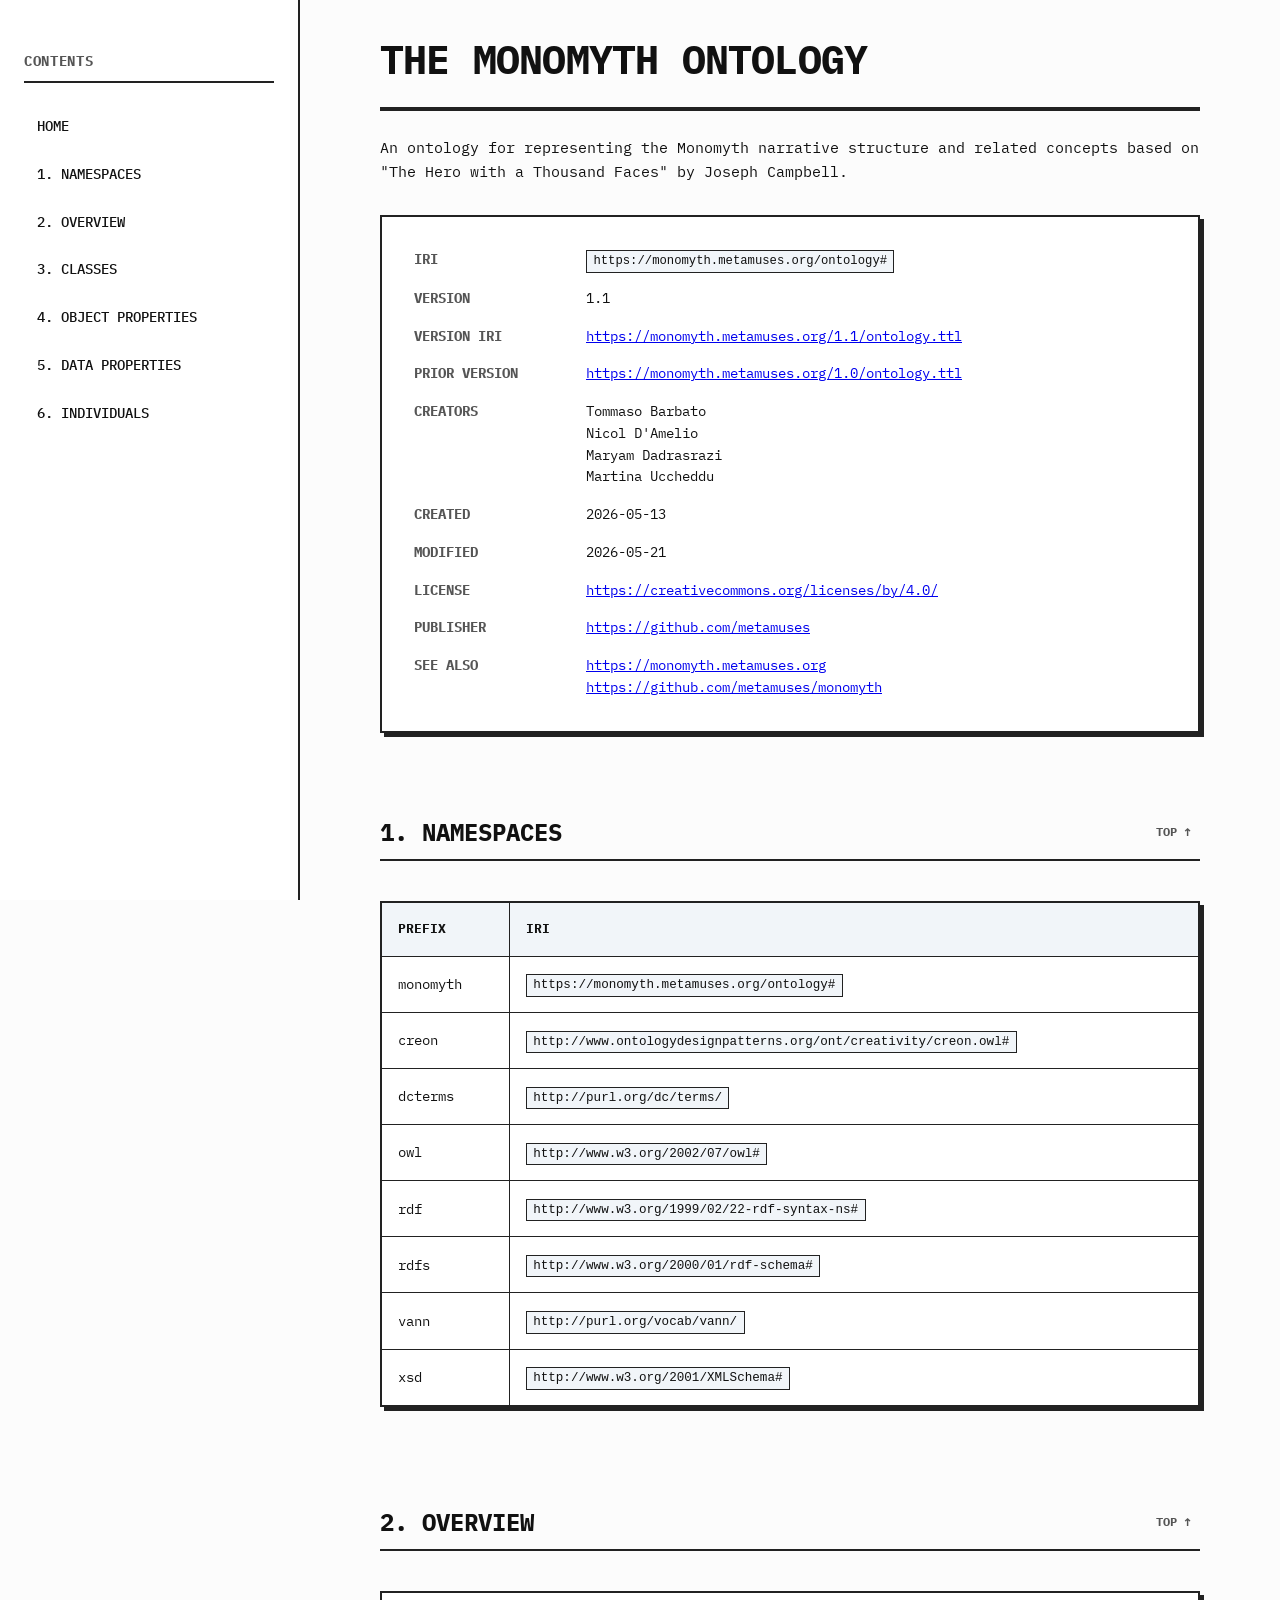
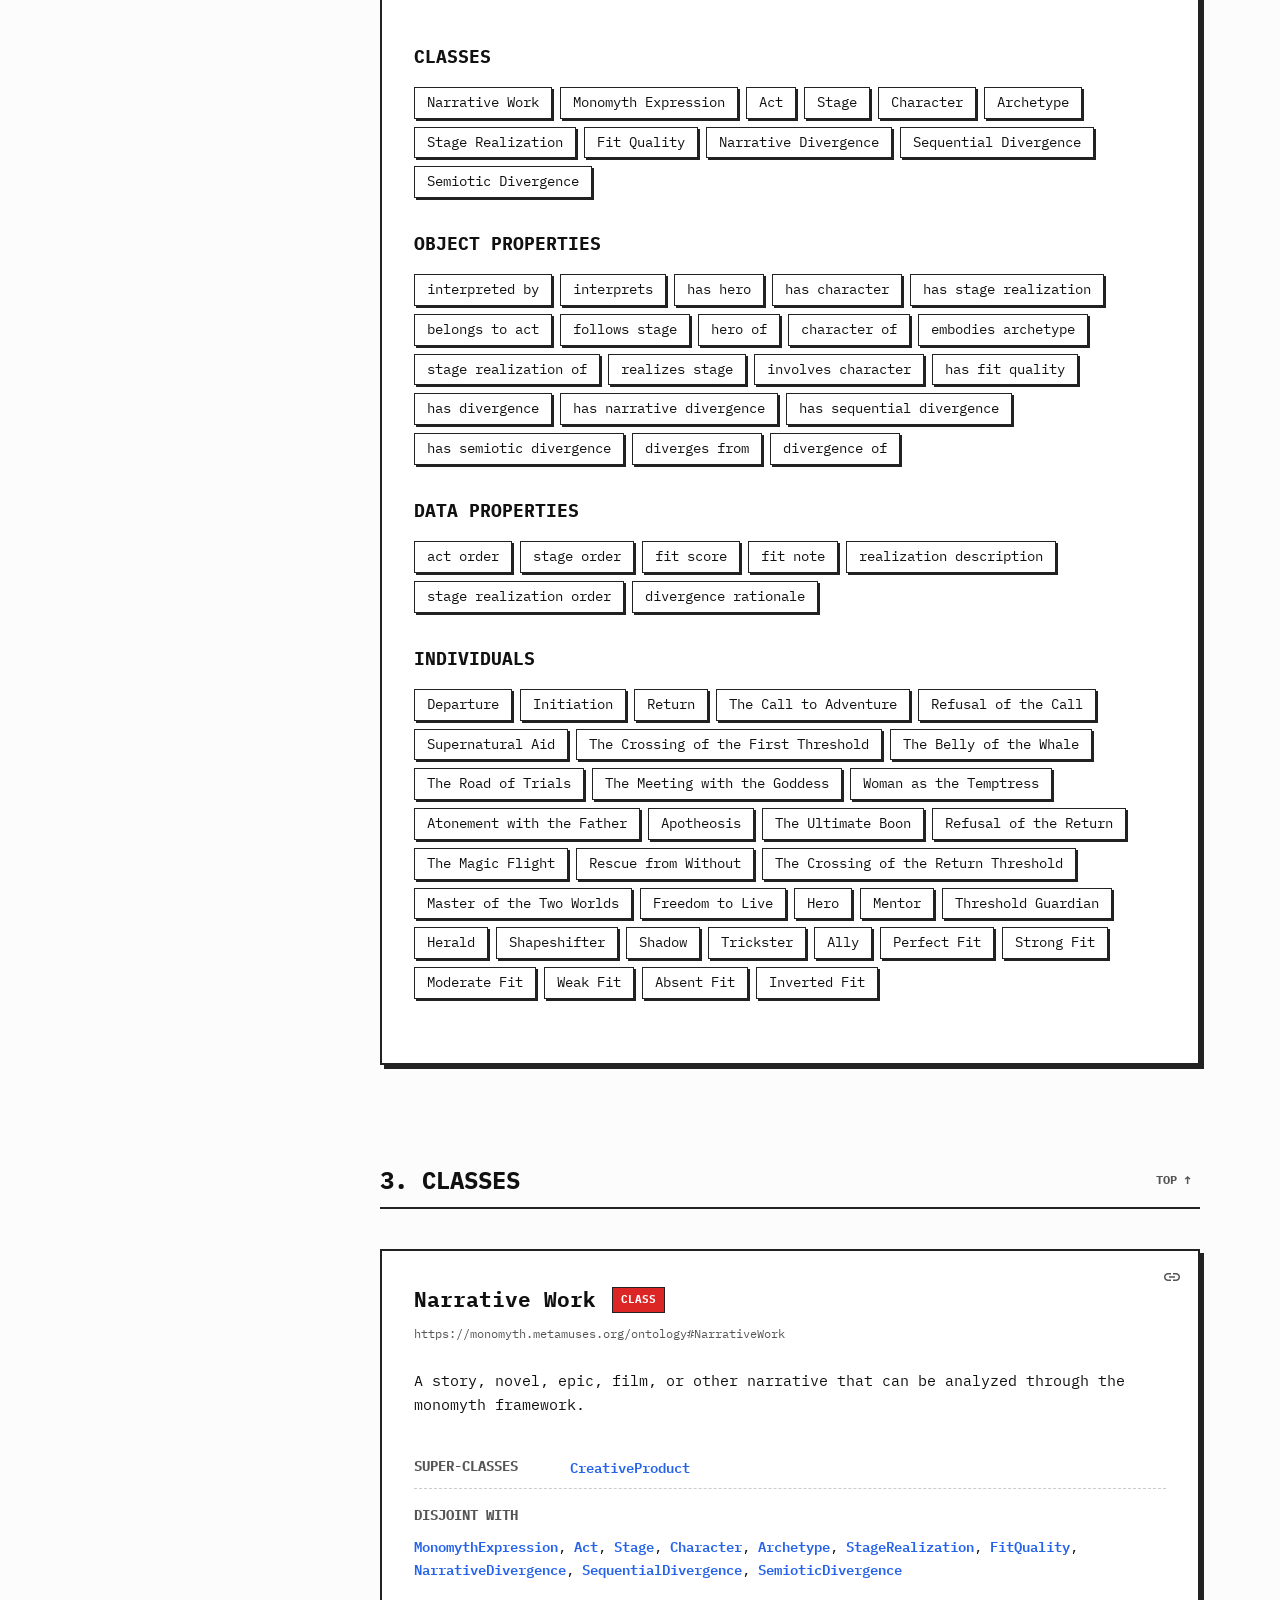
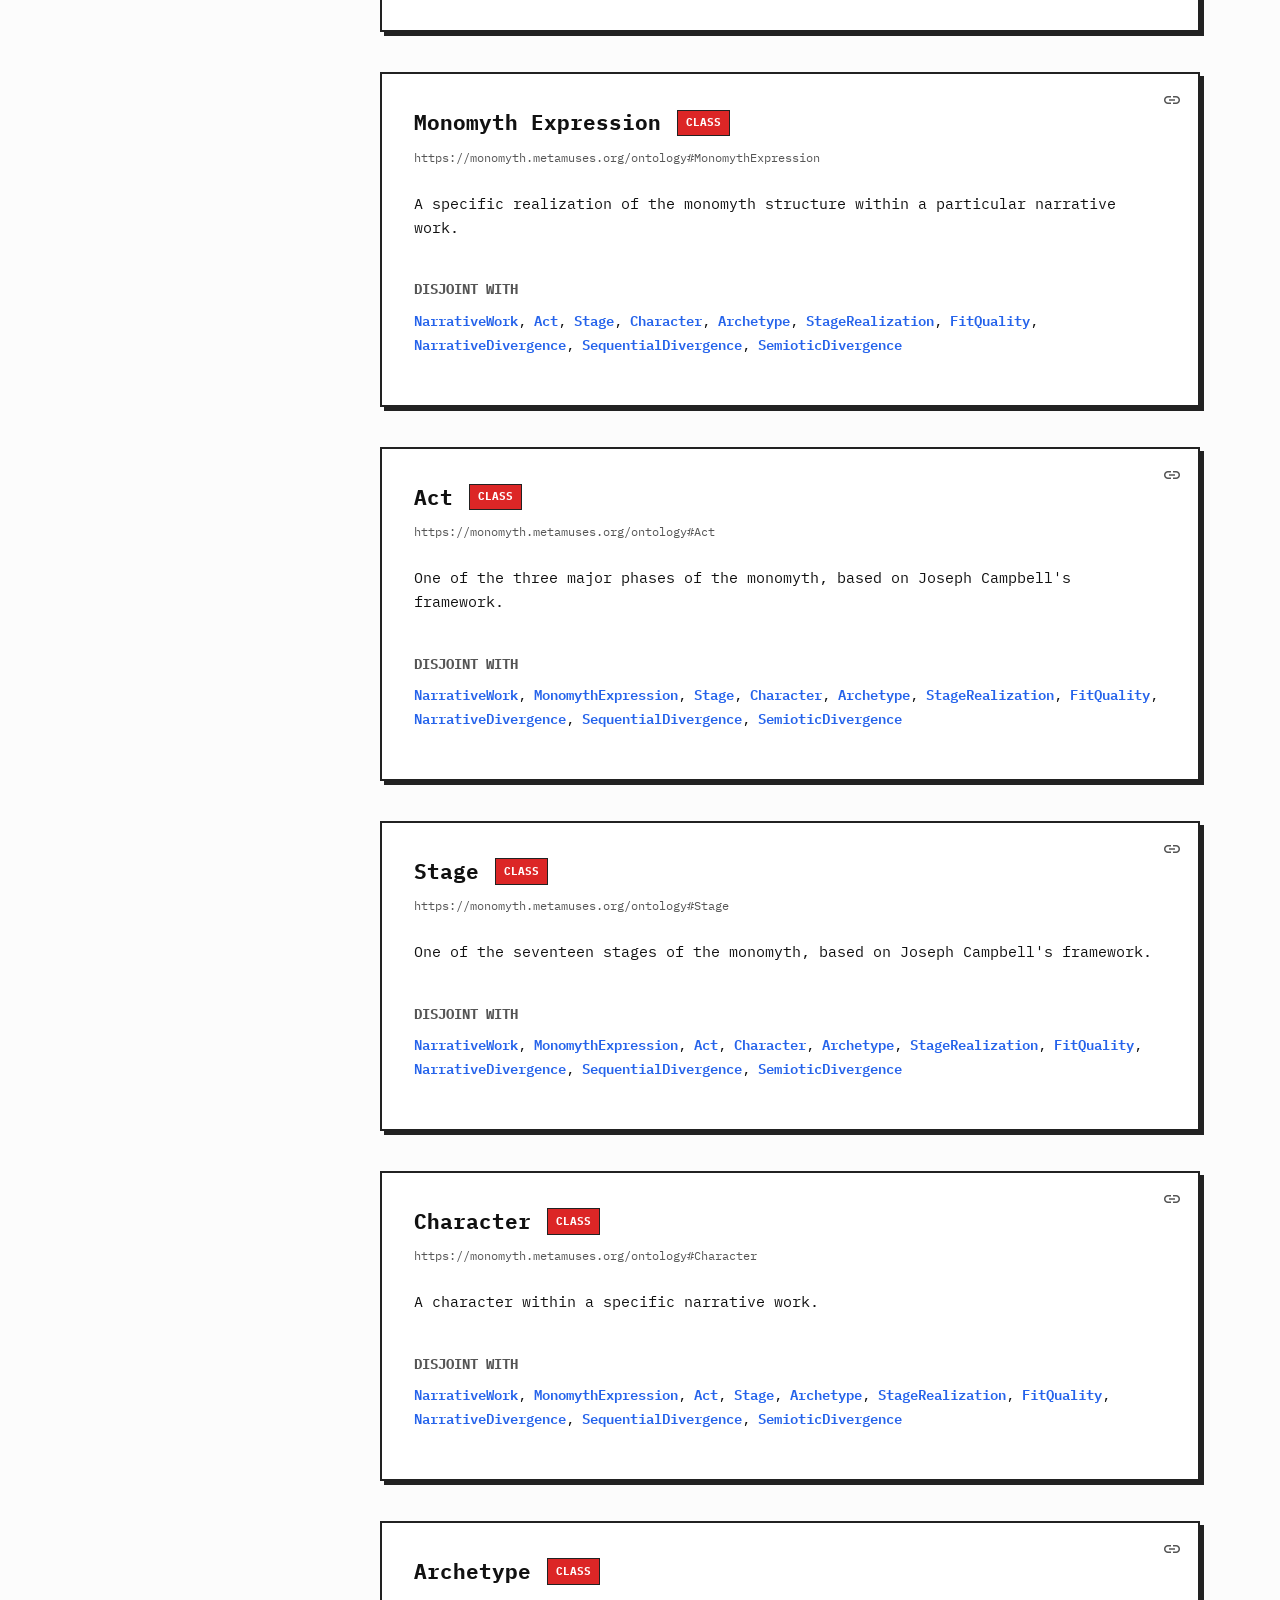
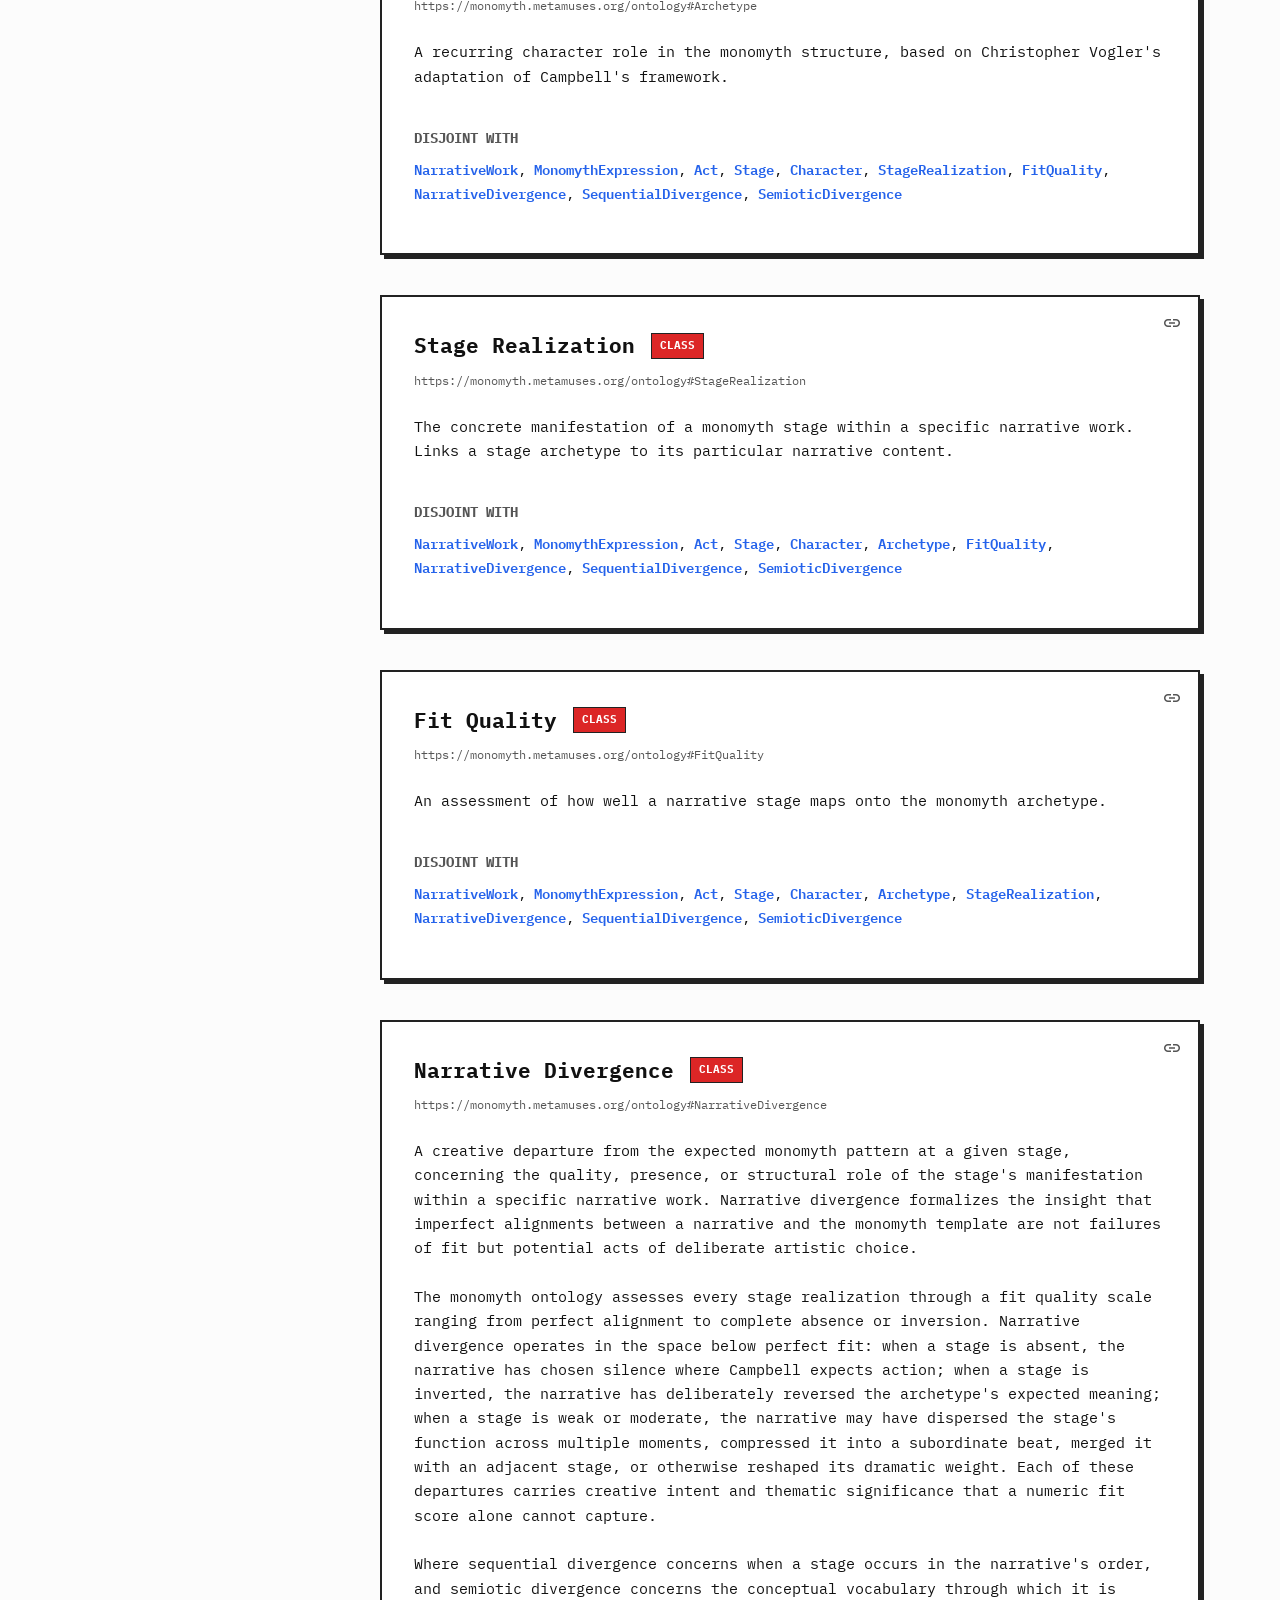
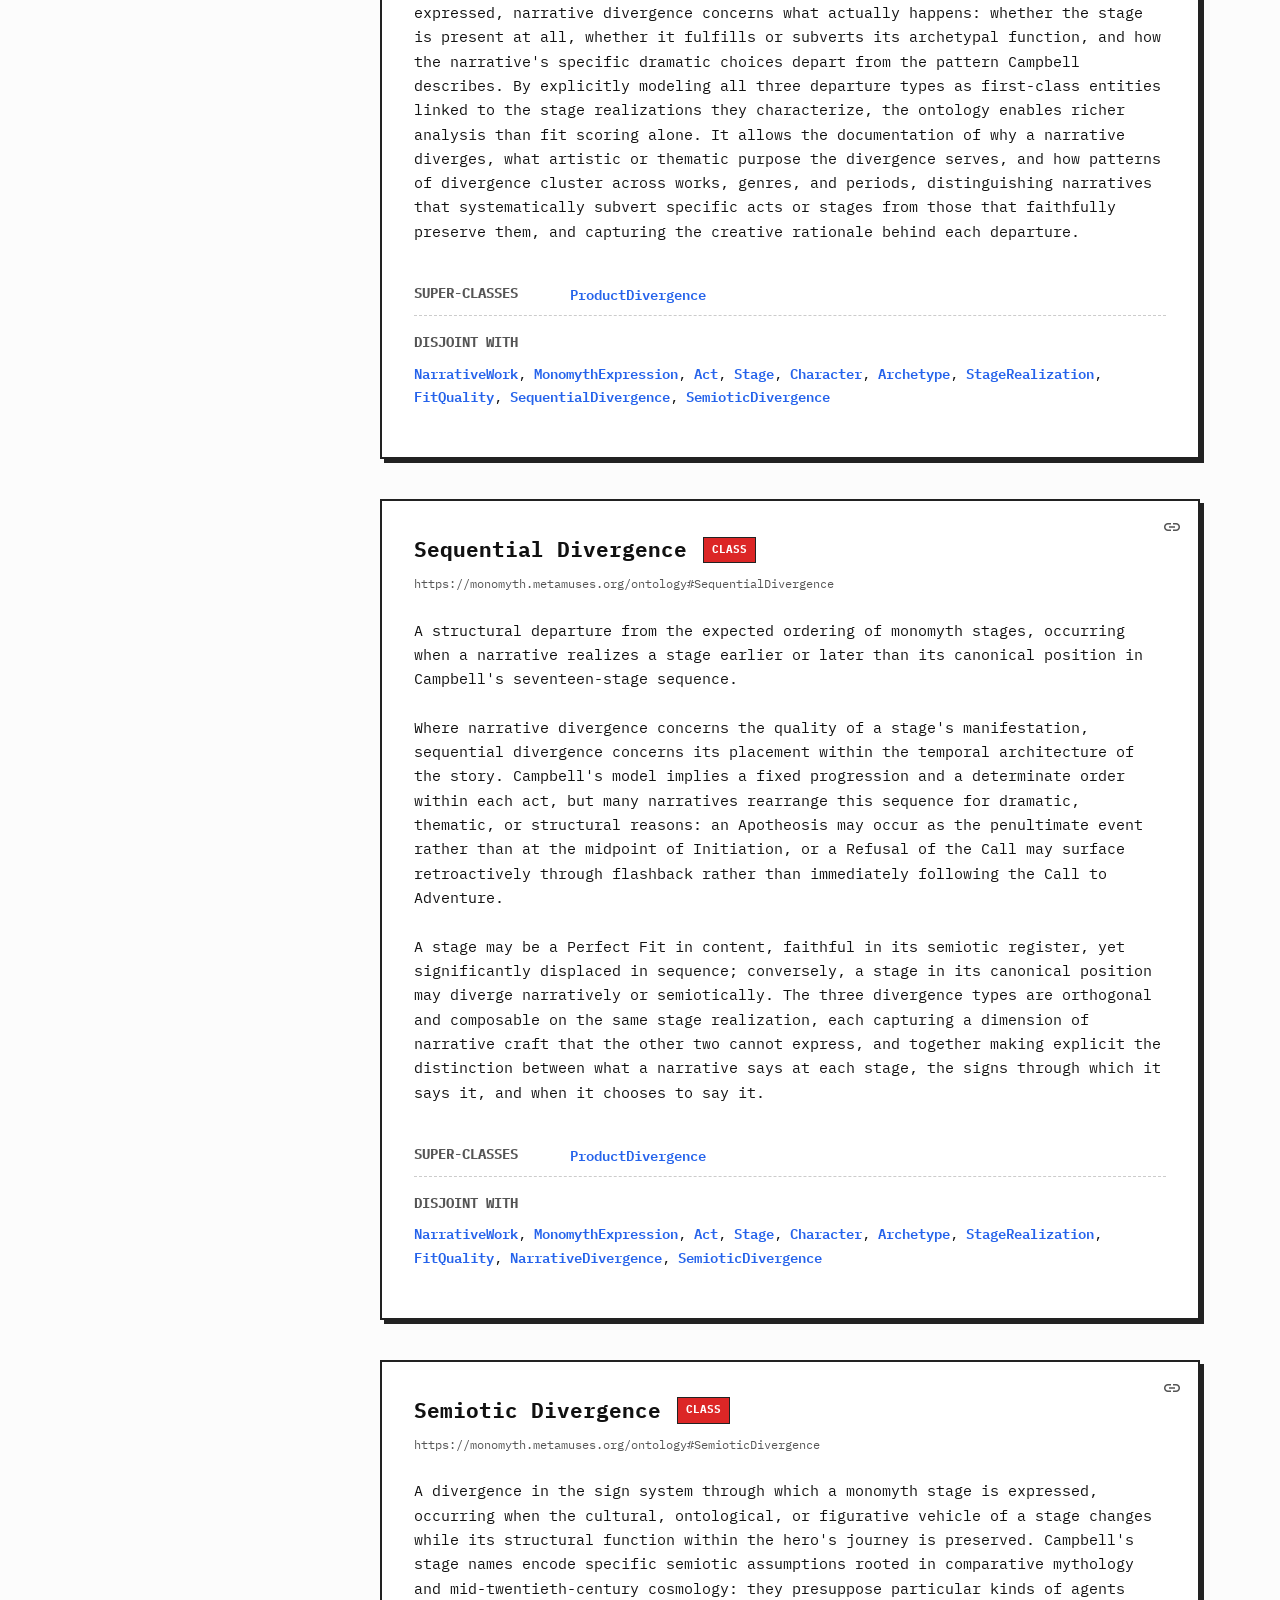
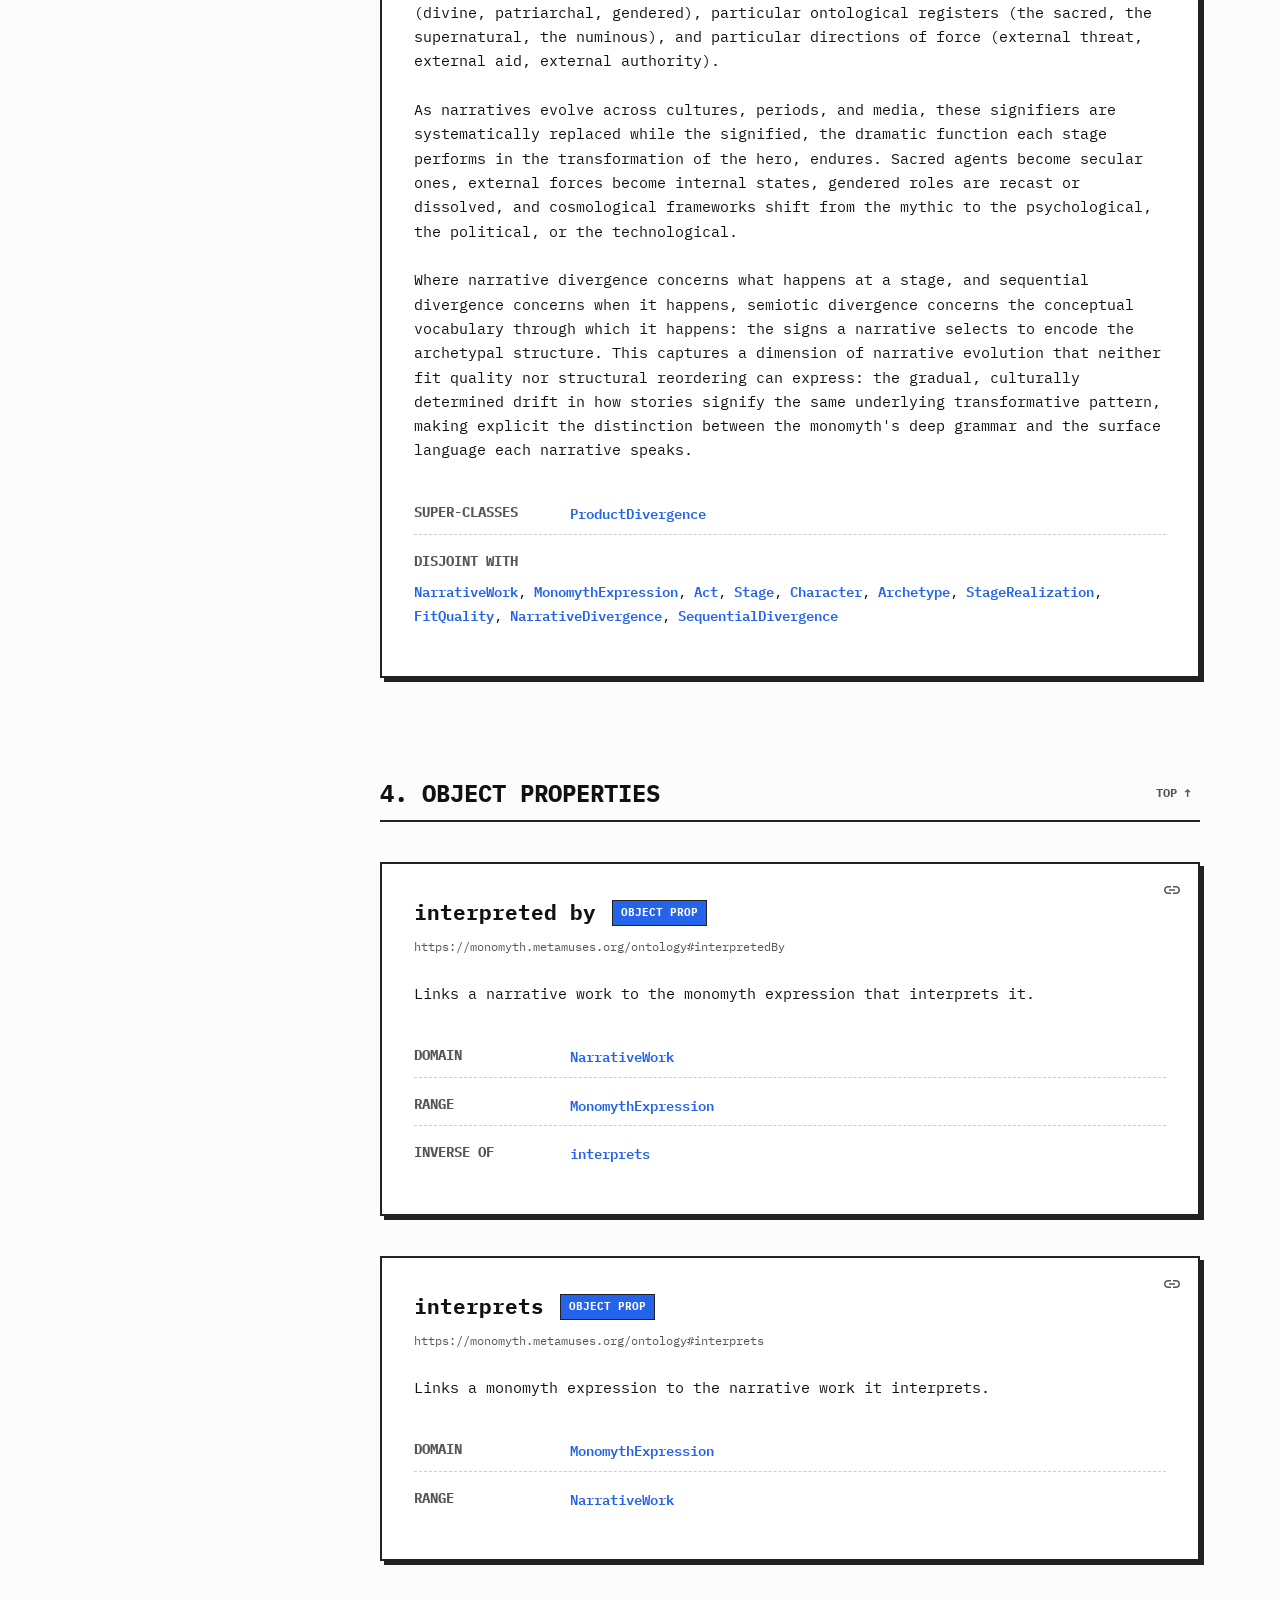
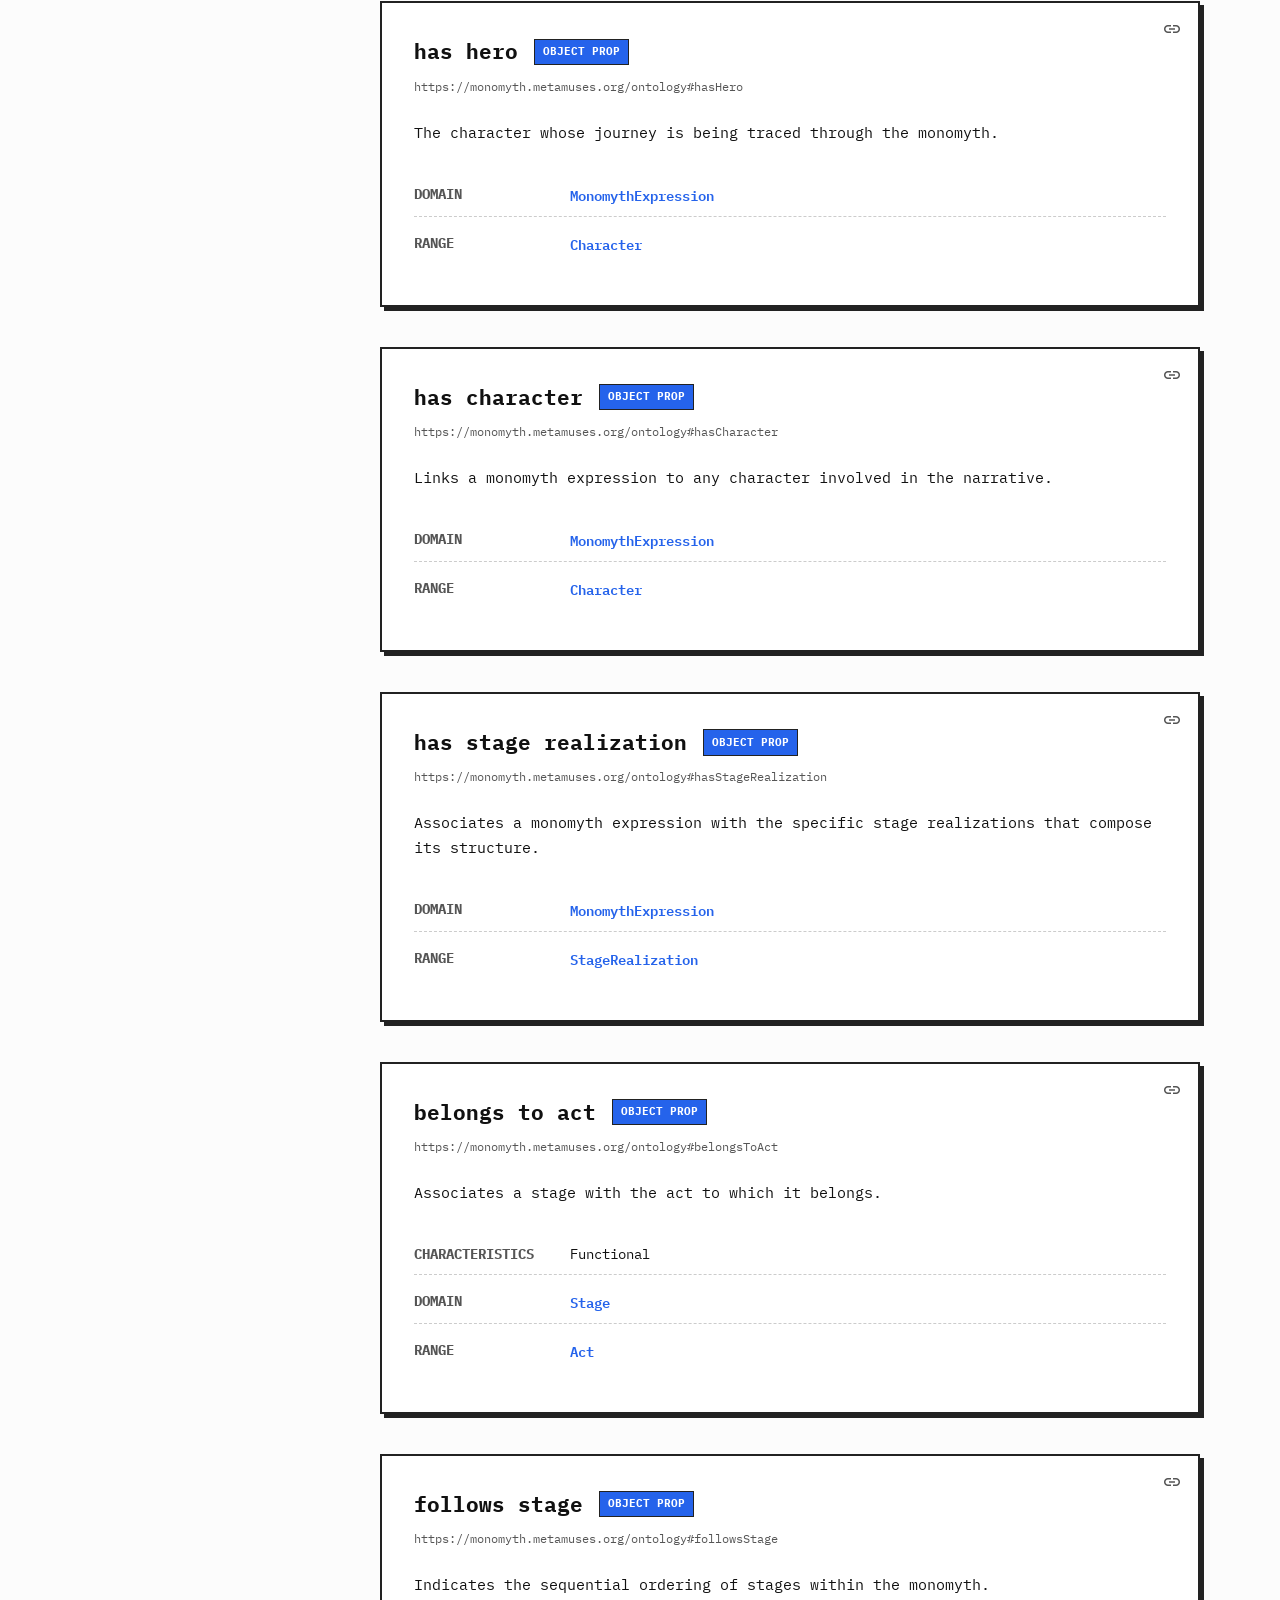
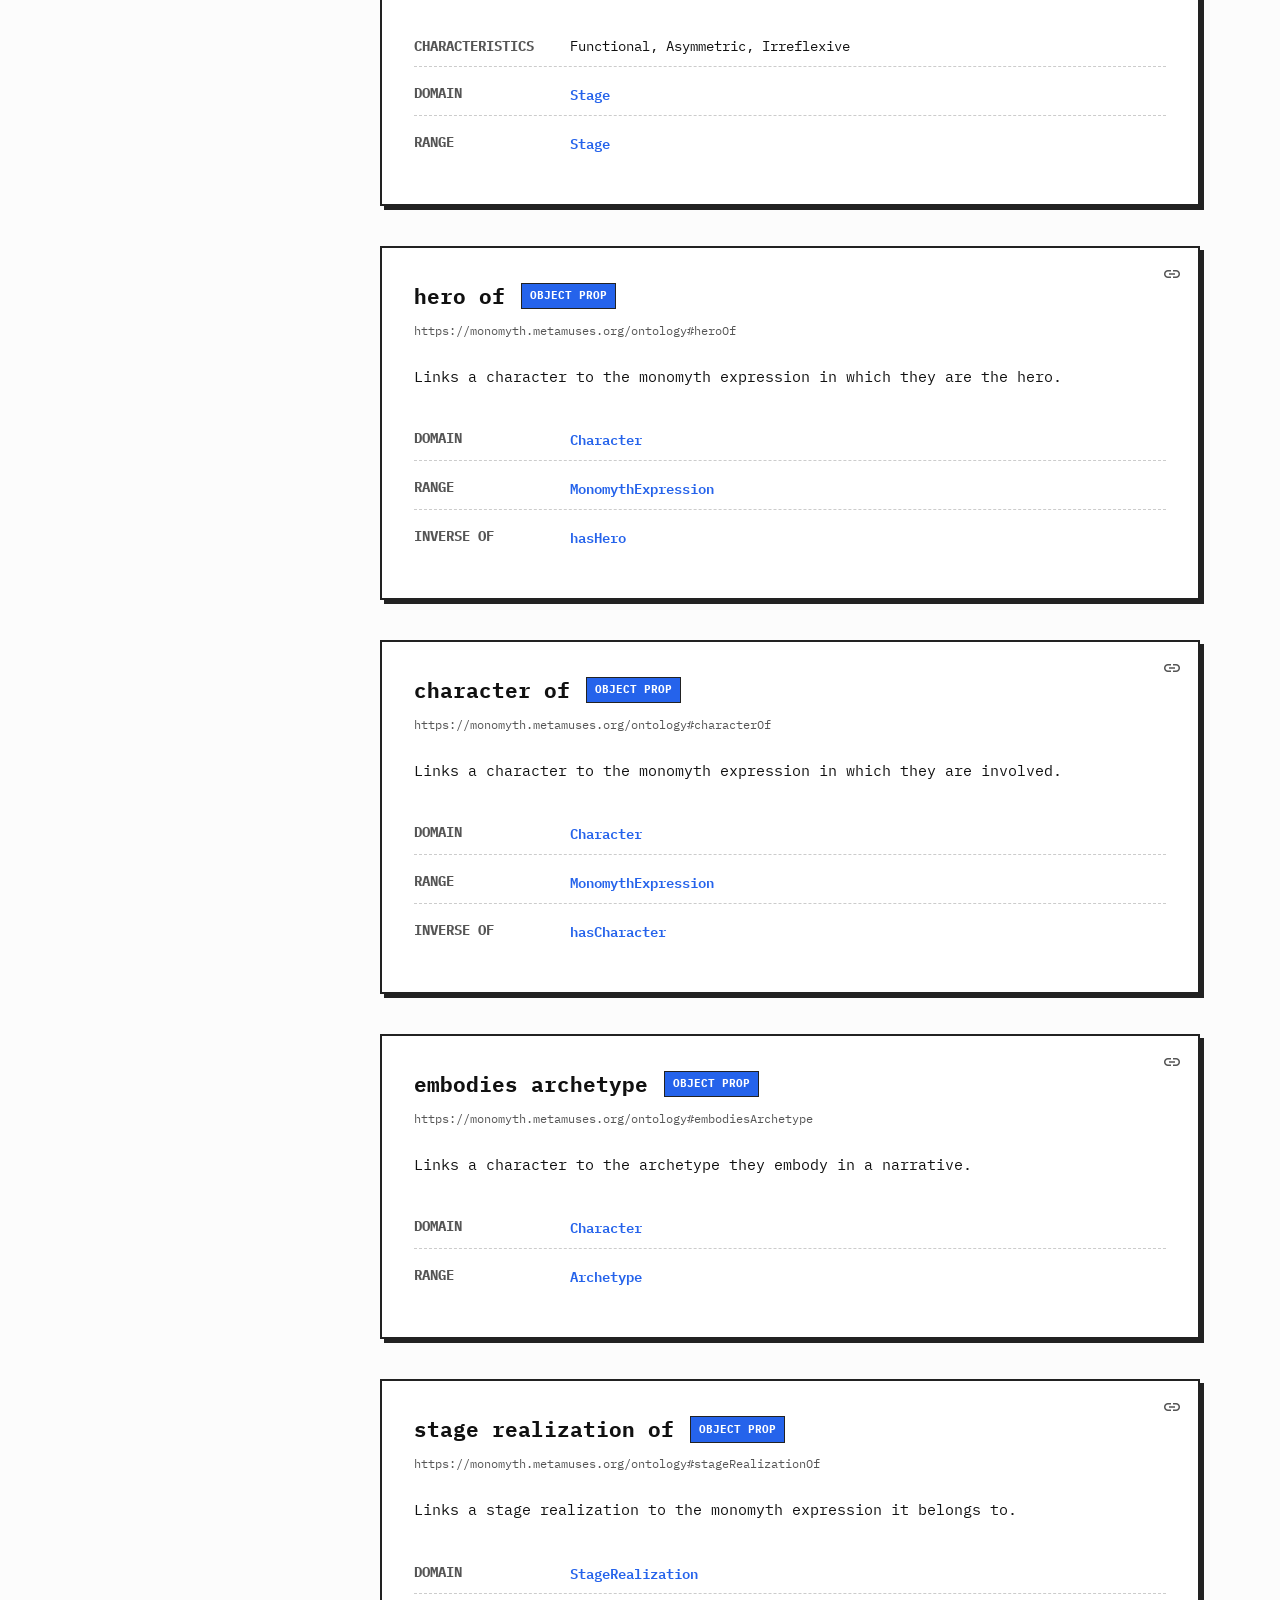
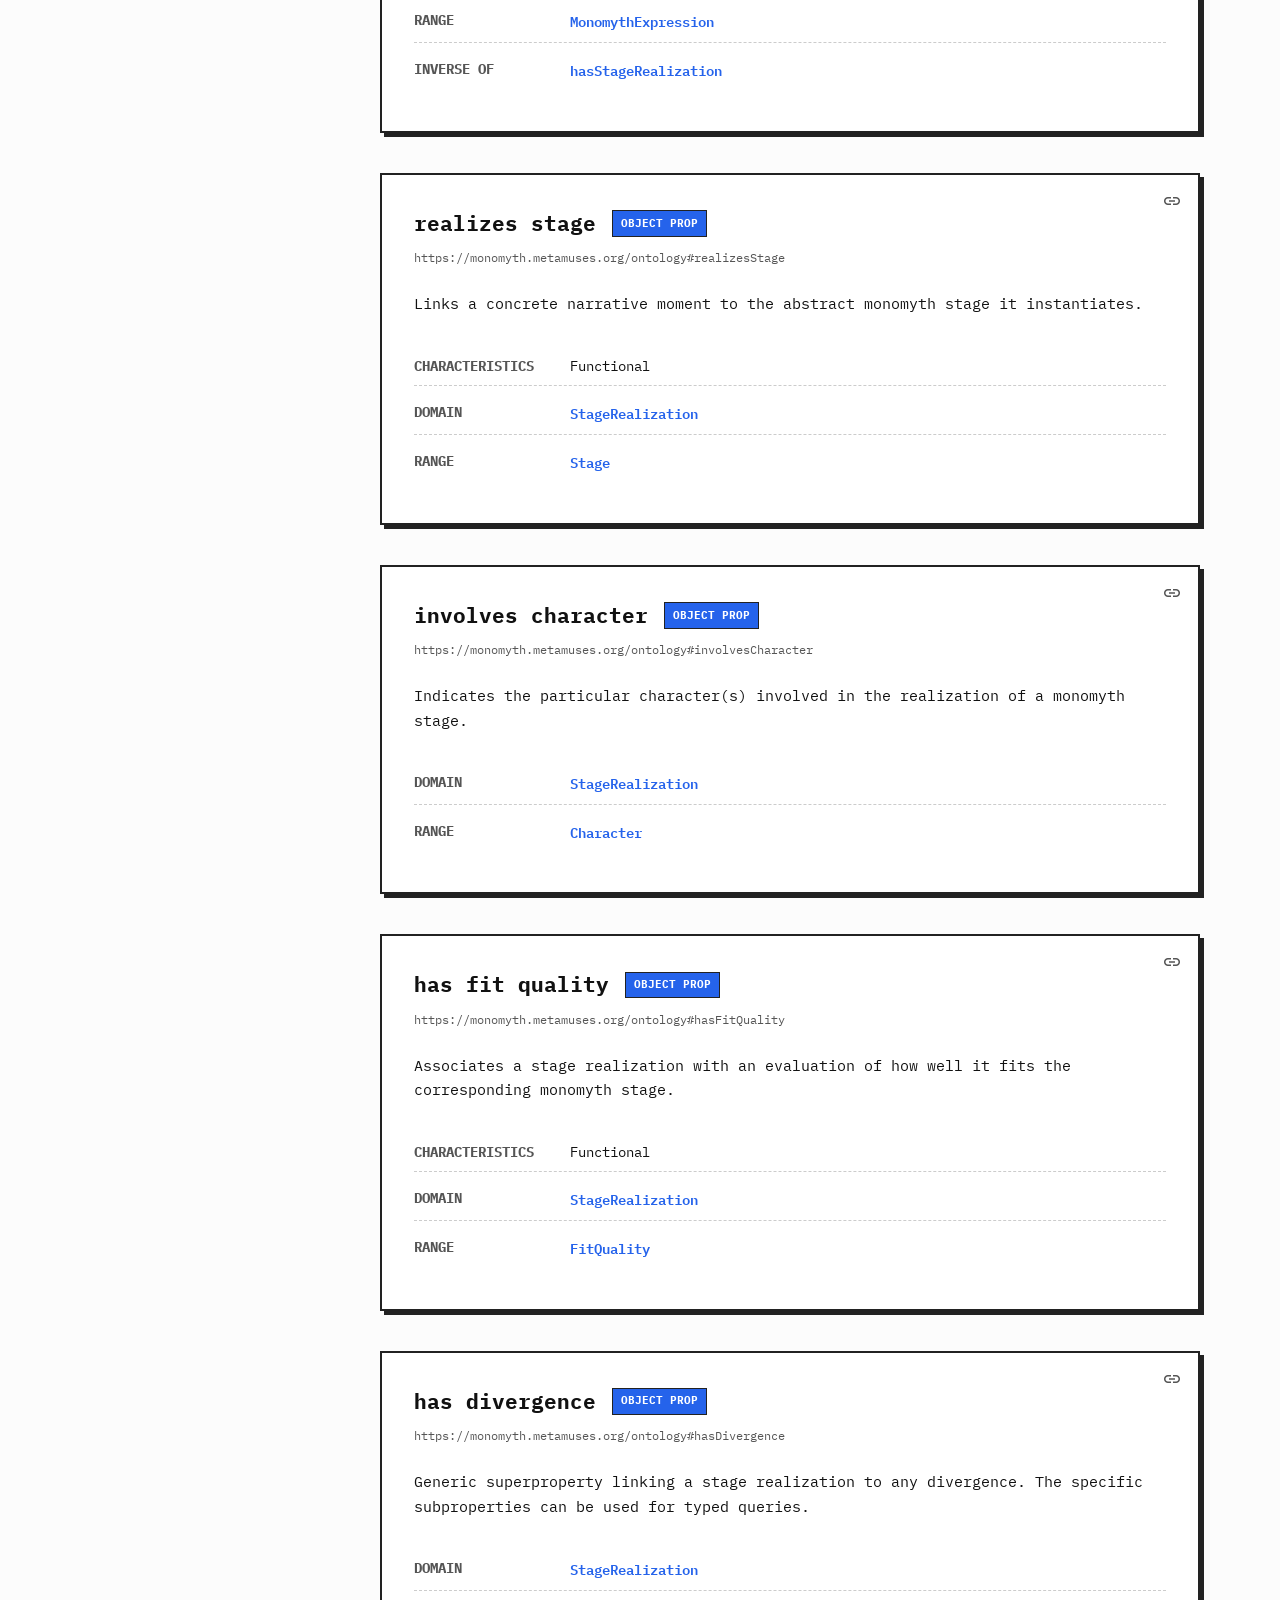
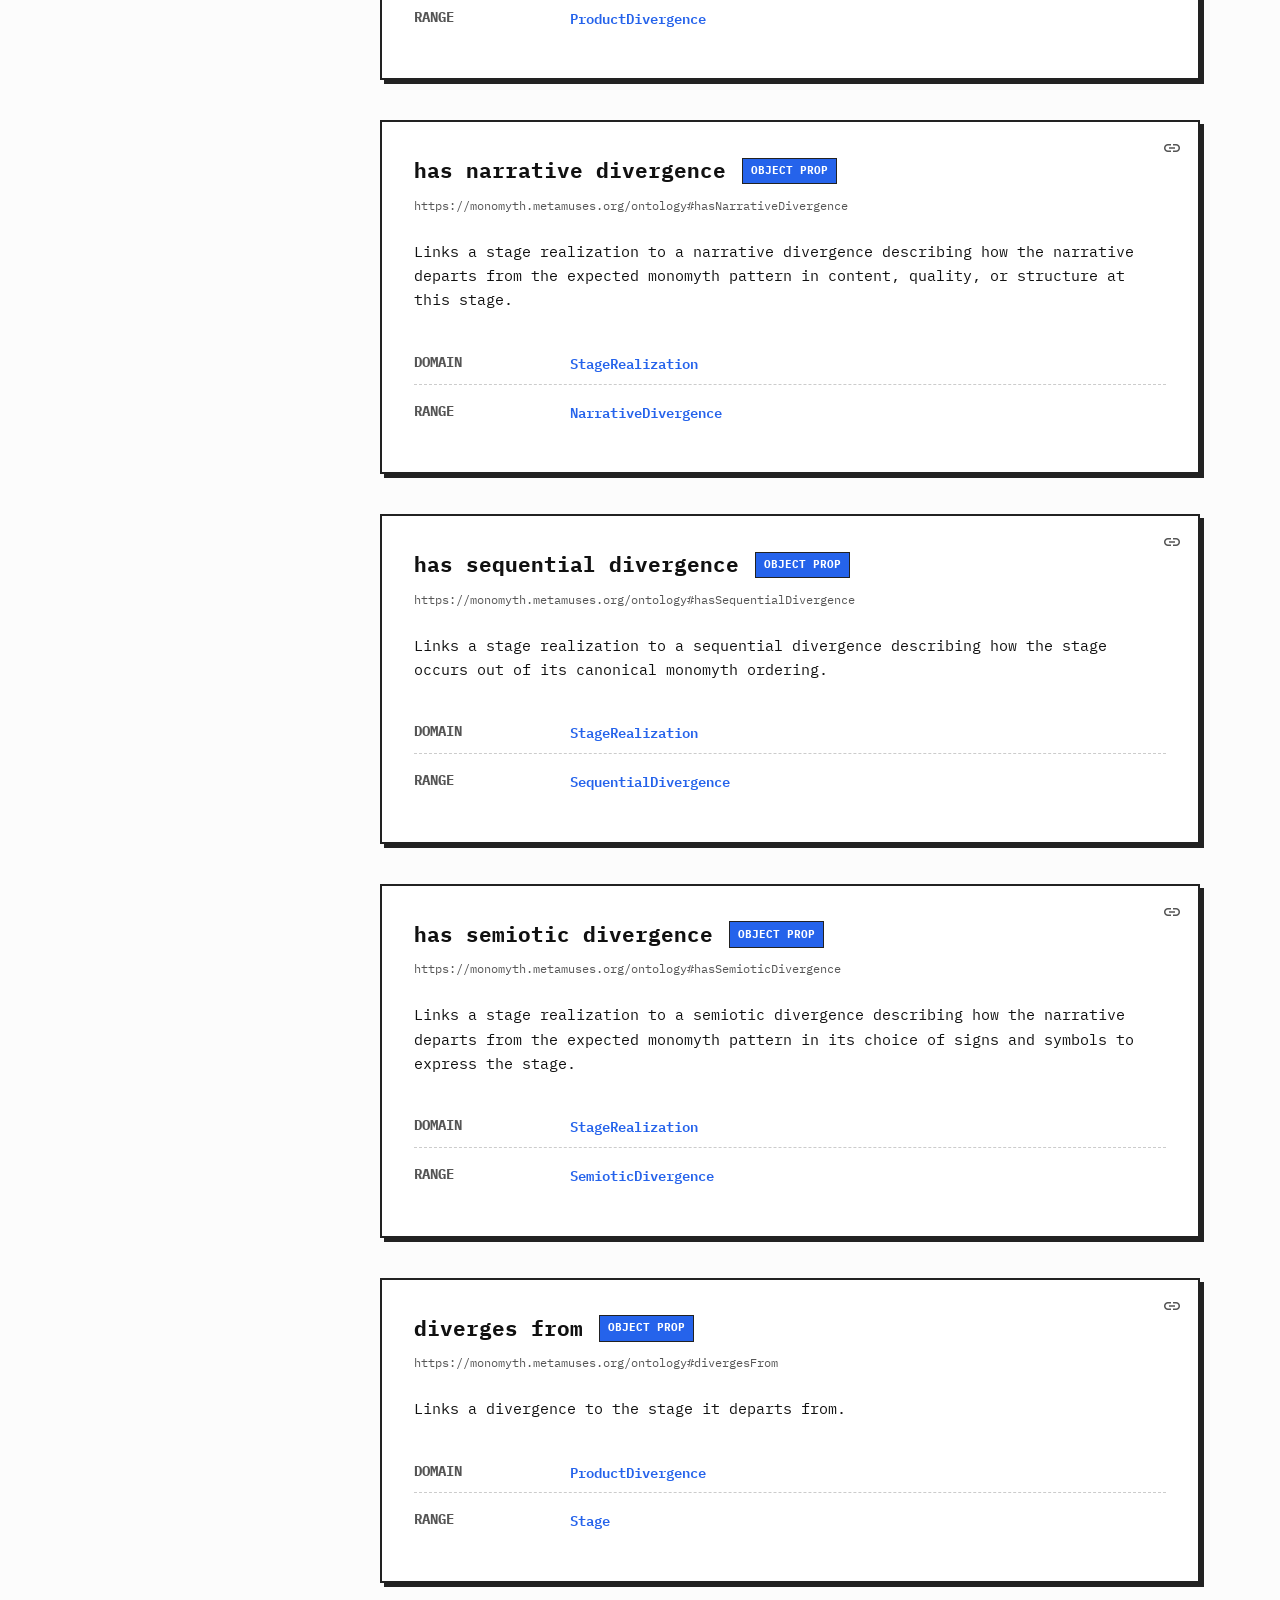
<file: website/docs.html>
<!DOCTYPE html>
<html lang="en">
<head>
    <meta charset="UTF-8">
    <meta name="viewport" content="width=device-width, initial-scale=1.0">
    <title>Monomyth - Documentation</title>
    <link rel="icon" type="image/svg+xml" href="/favicon.svg">
    <link rel="preconnect" href="https://fonts.googleapis.com">
    <link rel="preconnect" href="https://fonts.gstatic.com" crossorigin>
    <link href="https://fonts.googleapis.com/css2?family=IBM+Plex+Mono:ital,wght@0,400;0,500;0,600;0,700;1,400&display=swap" rel="stylesheet">
    <link href="https://fonts.googleapis.com/css2?family=Material+Symbols+Outlined:opsz,wght,FILL,GRAD@20,400,0,0" rel="stylesheet">
    <style>
        :root {
            --bg-color: #fcfcfc;
            --sidebar-bg: #ffffff;
            --text-main: #111111;
            --text-muted: #555555;
            --border-color: #222222;
            --card-bg: #ffffff;
            --primary-color: #2563eb;
            --primary-hover: #1d4ed8;
            --tag-class: #dc2626;
            --tag-op: #2563eb;
            --tag-dp: #16a34a;
            --tag-ni: #7c3aed;
            --font-mono: 'IBM Plex Mono', monospace;
        }

        html {
            scroll-behavior: smooth;
            scroll-padding-top: 28px;
        }

        * { box-sizing: border-box; }
        body {
            font-family: var(--font-mono);
            font-size: 14px;
            line-height: 1.6;
            color: var(--text-main);
            background-color: var(--bg-color);
            margin: 0;
            display: flex;
            overflow-wrap: break-word;
            word-wrap: break-word;
            -webkit-font-smoothing: antialiased;
        }
        .metadata-value { overflow-wrap: anywhere; word-break: break-word; }

        code {
            background: #f1f5f9;
            padding: 0.2rem 0.4rem;
            border-radius: 0;
            font-size: 0.9em;
            border: 1px solid var(--border-color);
            word-break: break-all;
            overflow-wrap: anywhere;
        }

        /* Sidebar */
        nav {
            width: 300px;
            height: 100vh;
            position: sticky;
            top: 0;
            background: var(--sidebar-bg);
            border-right: 2px solid var(--border-color);
            padding: 2.5rem 1.5rem;
            overflow-y: auto;
            flex-shrink: 0;
        }

        nav h2 { font-size: 0.85rem; text-transform: uppercase; color: var(--text-muted); letter-spacing: 0.05em; margin-bottom: 1.5rem; font-weight: 700; border-bottom: 2px solid var(--border-color); padding-bottom: 0.5rem; }
        nav ul { list-style: none; padding: 0; margin: 0; }
        nav li { margin-bottom: 0.5rem; }
        nav a {
            text-decoration: none;
            color: var(--text-main);
            font-size: 0.85rem;
            display: block;
            padding: 0.5rem 0.75rem;
            border: 1px solid transparent;
            transition: all 0.15s ease;
            font-weight: 500;
        }
        nav a:hover { background: #f1f5f9; border: 1px solid var(--border-color); color: var(--primary-color); }

        /* Main Content */
        main {
            flex-grow: 1;
            padding: 0rem 5rem;
            max-width: 1000px;
        }

        header { margin-bottom: 5rem; }
        header h1 { font-size: 2.5rem; font-weight: 700; margin-bottom: 1.5rem; text-transform: uppercase; letter-spacing: -0.02em; border-bottom: 4px solid var(--border-color); padding-bottom: 1rem; }

        .metadata-grid {
            display: grid;
            grid-template-columns: 140px 1fr;
            gap: 1rem 2rem;
            background: var(--card-bg);
            padding: 2rem;
            border: 2px solid var(--border-color);
            font-size: 0.85rem;
            box-shadow: 4px 4px 0 var(--border-color);
        }
        .metadata-label { font-weight: 700; color: var(--text-muted); text-transform: uppercase; }

        section { margin-bottom: 6rem; }
        section h2 {
            font-size: 1.5rem;
            font-weight: 700;
            margin-bottom: 2.5rem;
            padding-bottom: 0.5rem;
            border-bottom: 2px solid var(--border-color);
            display: flex;
            justify-content: space-between;
            align-items: center;
            text-transform: uppercase;
        }

        .entity-card {
            background: var(--card-bg);
            border: 2px solid var(--border-color);
            padding: 2rem;
            margin-bottom: 2.5rem;
            box-shadow: 4px 4px 0 var(--border-color);
            transition: transform 0.1s ease, box-shadow 0.1s ease;
            position: relative;
        }
        .entity-card:hover { transform: translate(-2px, -2px); box-shadow: 6px 6px 0 var(--border-color); }
        .entity-card.entity-preview-highlight {
            transform: translate(-2px, -2px);
            box-shadow: 6px 6px 0 var(--primary-color);
            border-color: var(--primary-color);
        }
        .overview-link:hover,
        .overview-link.is-hovering {
            background: #e2e8f0 !important;
            border-color: var(--text-main) !important;
        }

        .entity-header { display: flex; align-items: center; gap: 1rem; margin-bottom: 0.5rem; flex-wrap: wrap; }
        .entity-title { font-size: 1.3rem; font-weight: 700; margin: 0; }
        .entity-anchor {
            position: absolute;
            top: 1rem;
            right: 1rem;
            display: inline-flex;
            align-items: center;
            justify-content: center;
            color: var(--text-muted);
            text-decoration: none;
            transition: color 0.15s ease;
            font-size: 1rem;
            line-height: 1;
        }
        .entity-anchor:hover {
            color: var(--text-main);
        }
        .material-symbols-outlined {
            font-family: "Material Symbols Outlined";
            font-weight: normal;
            font-style: normal;
            font-size: 20px;
            line-height: 1;
            letter-spacing: normal;
            text-transform: none;
            display: inline-block;
            white-space: nowrap;
            word-wrap: normal;
            direction: ltr;
            -webkit-font-feature-settings: "liga";
            -webkit-font-smoothing: antialiased;
        }
        .entity-iri { font-size: 0.75rem; color: var(--text-muted); word-break: break-all; margin-bottom: 1.5rem; display: block; }

        .tag {
            font-size: 0.7rem;
            font-weight: 700;
            padding: 0.2rem 0.5rem;
            border: 1px solid var(--border-color);
            color: white;
            text-transform: uppercase;
        }
        .tag-c { background: var(--tag-class); }
        .tag-op { background: var(--tag-op); }
        .tag-dp { background: var(--tag-dp); }
        .tag-ni { background: var(--tag-ni); }

        .entity-comment { margin-bottom: 2rem; font-size: 0.95rem; }

        /* Property rows - using flex to keep items close */
        .property-row { display: flex; flex-wrap: wrap; gap: 0.5rem 1rem; font-size: 0.85rem; margin-bottom: 0.5rem; padding: 0.5rem 0; border-bottom: 1px dashed #ccc; }
        .property-row:last-child { border-bottom: none; }
        .property-label { font-weight: 700; color: var(--text-muted); text-transform: uppercase; width: 140px; flex-shrink: 0; }
        .property-value { flex-grow: 1; min-width: 0; overflow-wrap: anywhere; word-break: break-word; }
        .property-value a { color: var(--primary-color); text-decoration: none; font-weight: 600; border-bottom: 1px solid transparent; transition: all 0.15s; }
        .property-value a:hover { border-bottom: 1px solid var(--primary-color); }

        table { width: 100%; border-collapse: collapse; background: var(--card-bg); border: 2px solid var(--border-color); box-shadow: 4px 4px 0 var(--border-color); margin-bottom: 2rem; }
        th, td { padding: 1rem; text-align: left; border: 1px solid var(--border-color); }
        th { background: #f1f5f9; font-weight: 700; font-size: 0.8rem; text-transform: uppercase; }

        .back-to-top { font-size: 0.75rem; color: var(--text-muted); text-decoration: none; font-weight: 700; text-transform: uppercase; border: 1px solid transparent; padding: 0.2rem 0.5rem; transition: all 0.15s; }
        .back-to-top:hover { border: 1px solid var(--border-color); color: var(--text-main); background: #f1f5f9; }

        /* Mobile Header */
        .mobile-header {
            display: none;
            position: sticky;
            top: 0;
            background: var(--bg-color);
            border-bottom: 2px solid var(--border-color);
            padding: 1rem 1.5rem;
            z-index: 100;
            align-items: center;
            justify-content: space-between;
        }

        .menu-toggle {
            background: white;
            border: 2px solid var(--border-color);
            color: var(--text-main);
            cursor: pointer;
            padding: 0.4rem 0.75rem;
            display: flex;
            align-items: center;
            gap: 0.5rem;
            font-weight: 700;
            font-family: var(--font-mono);
            font-size: 0.8rem;
            text-transform: uppercase;
            box-shadow: 2px 2px 0 var(--border-color);
            transition: transform 0.1s, box-shadow 0.1s;
        }
        .menu-toggle:active { transform: translate(2px, 2px); box-shadow: 0 0 0 var(--border-color); }

        .nav-backdrop {
            display: none;
            position: fixed;
            inset: 0;
            background: rgba(0, 0, 0, 0.4);
            z-index: 140;
            backdrop-filter: blur(2px);
        }

        @media (max-width: 768px) {
            html { scroll-padding-top: 80px; }
            body { flex-direction: column; }
            .mobile-header { display: flex; }
            .entity-anchor { display: none; }
            nav {
                position: fixed;
                left: -300px;
                top: 0;
                width: 300px;
                height: 100vh;
                z-index: 150;
                transition: left 0.3s ease;
                box-shadow: 4px 0 0 var(--border-color);
            }
            nav.open { left: 0; }
            .nav-backdrop.open { display: block; }
            main { padding: 1rem 1.5rem; width: 100%; max-width: none; overflow-x: hidden; }
            header { margin-bottom: 3rem; }
            header h1 { font-size: 1.8rem; }
            .metadata-grid { grid-template-columns: 1fr; padding: 1.5rem; }
            section h2 { font-size: 1.25rem; margin-bottom: 2rem; flex-wrap: wrap; gap: 1rem; }
            .entity-card { padding: 1.5rem; }
            .property-row { flex-direction: column; gap: 0.25rem; }
            .property-label { width: auto; }
            table { display: block; overflow-x: auto; -webkit-overflow-scrolling: touch; }
        }
    </style>
</head>
<body>

<div class="nav-backdrop" id="backdrop"></div>

<div class="mobile-header">
    <button class="menu-toggle" id="menuToggle">
        <svg width="20" height="20" viewBox="0 0 24 24" fill="none" stroke="currentColor" stroke-width="2">
            <line x1="3" y1="12" x2="21" y2="12"></line>
            <line x1="3" y1="6" x2="21" y2="6"></line>
            <line x1="3" y1="18" x2="21" y2="18"></line>
        </svg>
        MENU
    </button>
    <span style="font-weight: 700; font-size: 0.85rem; text-transform: uppercase;">monomyth</span>
</div>

<nav id="sidebar">
    <h2>Contents</h2>
    <ul>
        <li><a href="#metadata">HOME</a></li>
        <li><a href="#namespaces">1. NAMESPACES</a></li>
        <li><a href="#overview">2. OVERVIEW</a></li>
        <li><a href="#classes">3. CLASSES</a></li>
        <li><a href="#object-properties">4. OBJECT PROPERTIES</a></li>
        <li><a href="#data-properties">5. DATA PROPERTIES</a></li>
        <li><a href="#individuals">6. INDIVIDUALS</a></li>
    </ul>
</nav>

<script>
    document.addEventListener('DOMContentLoaded', () => {
        const menuToggle = document.getElementById('menuToggle');
        const sidebar = document.getElementById('sidebar');
        const backdrop = document.getElementById('backdrop');

        function toggleMenu() {
            sidebar.classList.toggle('open');
            backdrop.classList.toggle('open');
            document.body.style.overflow = sidebar.classList.contains('open') ? 'hidden' : '';
        }

        menuToggle.addEventListener('click', toggleMenu);
        backdrop.addEventListener('click', toggleMenu);

        sidebar.querySelectorAll('a').forEach(link => {
            link.addEventListener('click', () => {
                if (window.innerWidth <= 768) toggleMenu();
            });
        });

        const clearOverviewHighlights = () => {
            document.querySelectorAll('.entity-preview-highlight').forEach(card => {
                card.classList.remove('entity-preview-highlight');
            });
            document.querySelectorAll('.overview-link.is-hovering').forEach(link => {
                link.classList.remove('is-hovering');
            });
        };

        document.querySelectorAll('.overview-link').forEach(link => {
            const targetId = link.dataset.target;
            if (!targetId) return;
            const targetCard = document.getElementById(targetId);
            if (!targetCard) return;

            link.addEventListener('mouseenter', () => {
                clearOverviewHighlights();
                link.classList.add('is-hovering');
                targetCard.classList.add('entity-preview-highlight');
            });
            link.addEventListener('mouseleave', () => {
                link.classList.remove('is-hovering');
                targetCard.classList.remove('entity-preview-highlight');
            });
            link.addEventListener('focus', () => {
                clearOverviewHighlights();
                link.classList.add('is-hovering');
                targetCard.classList.add('entity-preview-highlight');
            });
            link.addEventListener('blur', () => {
                link.classList.remove('is-hovering');
                targetCard.classList.remove('entity-preview-highlight');
            });
            link.addEventListener('click', () => {
                clearOverviewHighlights();
                link.classList.add('is-hovering');
                targetCard.classList.add('entity-preview-highlight');
                setTimeout(() => {
                    link.classList.remove('is-hovering');
                    targetCard.classList.remove('entity-preview-highlight');
                }, 1400);
            });
        });
    });
</script>

<main>
    <header id="metadata">
        <h1>The Monomyth Ontology</h1>
        <p class="entity-comment">An ontology for representing the Monomyth narrative structure and related
concepts based on "The Hero with a Thousand Faces" by Joseph Campbell.</p>
        <div class="metadata-grid">
            <div class="metadata-label">IRI</div><div class="metadata-value"><code>https://monomyth.metamuses.org/ontology#</code></div>
            <div class="metadata-label">Version</div><div class="metadata-value">1.1</div>
            <div class="metadata-label">Version IRI</div><div class="metadata-value"><a href="https://monomyth.metamuses.org/1.1/ontology.ttl">https://monomyth.metamuses.org/1.1/ontology.ttl</a></div>
            <div class="metadata-label">Prior Version</div><div class="metadata-value"><a href="https://monomyth.metamuses.org/1.0/ontology.ttl">https://monomyth.metamuses.org/1.0/ontology.ttl</a></div>
            <div class="metadata-label">Creators</div><div class="metadata-value">Tommaso Barbato<br>Nicol D'Amelio<br>Maryam Dadrasrazi<br>Martina Uccheddu</div>
            <div class="metadata-label">Created</div><div class="metadata-value">2026-05-13</div>
            <div class="metadata-label">Modified</div><div class="metadata-value">2026-05-21</div>
            <div class="metadata-label">License</div><div class="metadata-value"><a href="https://creativecommons.org/licenses/by/4.0/">https://creativecommons.org/licenses/by/4.0/</a></div>
            <div class="metadata-label">Publisher</div><div class="metadata-value"><a href="https://github.com/metamuses">https://github.com/metamuses</a></div>
            <div class="metadata-label">See Also</div><div class="metadata-value"><a href="https://monomyth.metamuses.org">https://monomyth.metamuses.org</a><br> <a href="https://github.com/metamuses/monomyth">https://github.com/metamuses/monomyth</a><br></div>
        </div>
    </header>

    <section id="namespaces">
        <h2>1. Namespaces <a href="#metadata" class="back-to-top">TOP &uarr;</a></h2>
        <table>
            <thead><tr><th>Prefix</th><th>IRI</th></tr></thead>
            <tbody>
                <tr><td>monomyth</td><td><code>https://monomyth.metamuses.org/ontology#</code></td></tr>
                <tr><td>creon</td><td><code>http://www.ontologydesignpatterns.org/ont/creativity/creon.owl#</code></td></tr>
                <tr><td>dcterms</td><td><code>http://purl.org/dc/terms/</code></td></tr>
                <tr><td>owl</td><td><code>http://www.w3.org/2002/07/owl#</code></td></tr>
                <tr><td>rdf</td><td><code>http://www.w3.org/1999/02/22-rdf-syntax-ns#</code></td></tr>
                <tr><td>rdfs</td><td><code>http://www.w3.org/2000/01/rdf-schema#</code></td></tr>
                <tr><td>vann</td><td><code>http://purl.org/vocab/vann/</code></td></tr>
                <tr><td>xsd</td><td><code>http://www.w3.org/2001/XMLSchema#</code></td></tr>
            </tbody>
        </table>
    </section>

    <section id="overview">
        <h2>2. Overview <a href="#metadata" class="back-to-top">TOP &uarr;</a></h2>
        <div class="metadata-grid" style="display: block;">
            <div style="margin-bottom: 2rem;">
                <h3 style="font-size: 1.1rem; margin-bottom: 1rem; text-transform: uppercase;">Classes</h3>
                <div style="display: flex; flex-wrap: wrap; gap: 0.5rem;">
                    <a class="overview-link" data-target="NarrativeWork" href="#NarrativeWork" style="border:1px solid var(--border-color); background:white; padding: 0.25rem 0.75rem; font-size: 0.85rem; text-decoration:none; color:var(--text-main); box-shadow: 2px 2px 0 var(--border-color);">Narrative Work</a> <a class="overview-link" data-target="MonomythExpression" href="#MonomythExpression" style="border:1px solid var(--border-color); background:white; padding: 0.25rem 0.75rem; font-size: 0.85rem; text-decoration:none; color:var(--text-main); box-shadow: 2px 2px 0 var(--border-color);">Monomyth Expression</a> <a class="overview-link" data-target="Act" href="#Act" style="border:1px solid var(--border-color); background:white; padding: 0.25rem 0.75rem; font-size: 0.85rem; text-decoration:none; color:var(--text-main); box-shadow: 2px 2px 0 var(--border-color);">Act</a> <a class="overview-link" data-target="Stage" href="#Stage" style="border:1px solid var(--border-color); background:white; padding: 0.25rem 0.75rem; font-size: 0.85rem; text-decoration:none; color:var(--text-main); box-shadow: 2px 2px 0 var(--border-color);">Stage</a> <a class="overview-link" data-target="Character" href="#Character" style="border:1px solid var(--border-color); background:white; padding: 0.25rem 0.75rem; font-size: 0.85rem; text-decoration:none; color:var(--text-main); box-shadow: 2px 2px 0 var(--border-color);">Character</a> <a class="overview-link" data-target="Archetype" href="#Archetype" style="border:1px solid var(--border-color); background:white; padding: 0.25rem 0.75rem; font-size: 0.85rem; text-decoration:none; color:var(--text-main); box-shadow: 2px 2px 0 var(--border-color);">Archetype</a> <a class="overview-link" data-target="StageRealization" href="#StageRealization" style="border:1px solid var(--border-color); background:white; padding: 0.25rem 0.75rem; font-size: 0.85rem; text-decoration:none; color:var(--text-main); box-shadow: 2px 2px 0 var(--border-color);">Stage Realization</a> <a class="overview-link" data-target="FitQuality" href="#FitQuality" style="border:1px solid var(--border-color); background:white; padding: 0.25rem 0.75rem; font-size: 0.85rem; text-decoration:none; color:var(--text-main); box-shadow: 2px 2px 0 var(--border-color);">Fit Quality</a> <a class="overview-link" data-target="NarrativeDivergence" href="#NarrativeDivergence" style="border:1px solid var(--border-color); background:white; padding: 0.25rem 0.75rem; font-size: 0.85rem; text-decoration:none; color:var(--text-main); box-shadow: 2px 2px 0 var(--border-color);">Narrative Divergence</a> <a class="overview-link" data-target="SequentialDivergence" href="#SequentialDivergence" style="border:1px solid var(--border-color); background:white; padding: 0.25rem 0.75rem; font-size: 0.85rem; text-decoration:none; color:var(--text-main); box-shadow: 2px 2px 0 var(--border-color);">Sequential Divergence</a> <a class="overview-link" data-target="SemioticDivergence" href="#SemioticDivergence" style="border:1px solid var(--border-color); background:white; padding: 0.25rem 0.75rem; font-size: 0.85rem; text-decoration:none; color:var(--text-main); box-shadow: 2px 2px 0 var(--border-color);">Semiotic Divergence</a>
                </div>
            </div>
            <div style="margin-bottom: 2rem;">
                <h3 style="font-size: 1.1rem; margin-bottom: 1rem; text-transform: uppercase;">Object Properties</h3>
                <div style="display: flex; flex-wrap: wrap; gap: 0.5rem;">
                    <a class="overview-link" data-target="interpretedBy" href="#interpretedBy" style="border:1px solid var(--border-color); background:white; padding: 0.25rem 0.75rem; font-size: 0.85rem; text-decoration:none; color:var(--text-main); box-shadow: 2px 2px 0 var(--border-color);">interpreted by</a> <a class="overview-link" data-target="interprets" href="#interprets" style="border:1px solid var(--border-color); background:white; padding: 0.25rem 0.75rem; font-size: 0.85rem; text-decoration:none; color:var(--text-main); box-shadow: 2px 2px 0 var(--border-color);">interprets</a> <a class="overview-link" data-target="hasHero" href="#hasHero" style="border:1px solid var(--border-color); background:white; padding: 0.25rem 0.75rem; font-size: 0.85rem; text-decoration:none; color:var(--text-main); box-shadow: 2px 2px 0 var(--border-color);">has hero</a> <a class="overview-link" data-target="hasCharacter" href="#hasCharacter" style="border:1px solid var(--border-color); background:white; padding: 0.25rem 0.75rem; font-size: 0.85rem; text-decoration:none; color:var(--text-main); box-shadow: 2px 2px 0 var(--border-color);">has character</a> <a class="overview-link" data-target="hasStageRealization" href="#hasStageRealization" style="border:1px solid var(--border-color); background:white; padding: 0.25rem 0.75rem; font-size: 0.85rem; text-decoration:none; color:var(--text-main); box-shadow: 2px 2px 0 var(--border-color);">has stage realization</a> <a class="overview-link" data-target="belongsToAct" href="#belongsToAct" style="border:1px solid var(--border-color); background:white; padding: 0.25rem 0.75rem; font-size: 0.85rem; text-decoration:none; color:var(--text-main); box-shadow: 2px 2px 0 var(--border-color);">belongs to act</a> <a class="overview-link" data-target="followsStage" href="#followsStage" style="border:1px solid var(--border-color); background:white; padding: 0.25rem 0.75rem; font-size: 0.85rem; text-decoration:none; color:var(--text-main); box-shadow: 2px 2px 0 var(--border-color);">follows stage</a> <a class="overview-link" data-target="heroOf" href="#heroOf" style="border:1px solid var(--border-color); background:white; padding: 0.25rem 0.75rem; font-size: 0.85rem; text-decoration:none; color:var(--text-main); box-shadow: 2px 2px 0 var(--border-color);">hero of</a> <a class="overview-link" data-target="characterOf" href="#characterOf" style="border:1px solid var(--border-color); background:white; padding: 0.25rem 0.75rem; font-size: 0.85rem; text-decoration:none; color:var(--text-main); box-shadow: 2px 2px 0 var(--border-color);">character of</a> <a class="overview-link" data-target="embodiesArchetype" href="#embodiesArchetype" style="border:1px solid var(--border-color); background:white; padding: 0.25rem 0.75rem; font-size: 0.85rem; text-decoration:none; color:var(--text-main); box-shadow: 2px 2px 0 var(--border-color);">embodies archetype</a> <a class="overview-link" data-target="stageRealizationOf" href="#stageRealizationOf" style="border:1px solid var(--border-color); background:white; padding: 0.25rem 0.75rem; font-size: 0.85rem; text-decoration:none; color:var(--text-main); box-shadow: 2px 2px 0 var(--border-color);">stage realization of</a> <a class="overview-link" data-target="realizesStage" href="#realizesStage" style="border:1px solid var(--border-color); background:white; padding: 0.25rem 0.75rem; font-size: 0.85rem; text-decoration:none; color:var(--text-main); box-shadow: 2px 2px 0 var(--border-color);">realizes stage</a> <a class="overview-link" data-target="involvesCharacter" href="#involvesCharacter" style="border:1px solid var(--border-color); background:white; padding: 0.25rem 0.75rem; font-size: 0.85rem; text-decoration:none; color:var(--text-main); box-shadow: 2px 2px 0 var(--border-color);">involves character</a> <a class="overview-link" data-target="hasFitQuality" href="#hasFitQuality" style="border:1px solid var(--border-color); background:white; padding: 0.25rem 0.75rem; font-size: 0.85rem; text-decoration:none; color:var(--text-main); box-shadow: 2px 2px 0 var(--border-color);">has fit quality</a> <a class="overview-link" data-target="hasDivergence" href="#hasDivergence" style="border:1px solid var(--border-color); background:white; padding: 0.25rem 0.75rem; font-size: 0.85rem; text-decoration:none; color:var(--text-main); box-shadow: 2px 2px 0 var(--border-color);">has divergence</a> <a class="overview-link" data-target="hasNarrativeDivergence" href="#hasNarrativeDivergence" style="border:1px solid var(--border-color); background:white; padding: 0.25rem 0.75rem; font-size: 0.85rem; text-decoration:none; color:var(--text-main); box-shadow: 2px 2px 0 var(--border-color);">has narrative divergence</a> <a class="overview-link" data-target="hasSequentialDivergence" href="#hasSequentialDivergence" style="border:1px solid var(--border-color); background:white; padding: 0.25rem 0.75rem; font-size: 0.85rem; text-decoration:none; color:var(--text-main); box-shadow: 2px 2px 0 var(--border-color);">has sequential divergence</a> <a class="overview-link" data-target="hasSemioticDivergence" href="#hasSemioticDivergence" style="border:1px solid var(--border-color); background:white; padding: 0.25rem 0.75rem; font-size: 0.85rem; text-decoration:none; color:var(--text-main); box-shadow: 2px 2px 0 var(--border-color);">has semiotic divergence</a> <a class="overview-link" data-target="divergesFrom" href="#divergesFrom" style="border:1px solid var(--border-color); background:white; padding: 0.25rem 0.75rem; font-size: 0.85rem; text-decoration:none; color:var(--text-main); box-shadow: 2px 2px 0 var(--border-color);">diverges from</a> <a class="overview-link" data-target="divergenceOf" href="#divergenceOf" style="border:1px solid var(--border-color); background:white; padding: 0.25rem 0.75rem; font-size: 0.85rem; text-decoration:none; color:var(--text-main); box-shadow: 2px 2px 0 var(--border-color);">divergence of</a>
                </div>
            </div>
            <div style="margin-bottom: 2rem;">
                <h3 style="font-size: 1.1rem; margin-bottom: 1rem; text-transform: uppercase;">Data Properties</h3>
                <div style="display: flex; flex-wrap: wrap; gap: 0.5rem;">
                    <a class="overview-link" data-target="actOrder" href="#actOrder" style="border:1px solid var(--border-color); background:white; padding: 0.25rem 0.75rem; font-size: 0.85rem; text-decoration:none; color:var(--text-main); box-shadow: 2px 2px 0 var(--border-color);">act order</a> <a class="overview-link" data-target="stageOrder" href="#stageOrder" style="border:1px solid var(--border-color); background:white; padding: 0.25rem 0.75rem; font-size: 0.85rem; text-decoration:none; color:var(--text-main); box-shadow: 2px 2px 0 var(--border-color);">stage order</a> <a class="overview-link" data-target="fitScore" href="#fitScore" style="border:1px solid var(--border-color); background:white; padding: 0.25rem 0.75rem; font-size: 0.85rem; text-decoration:none; color:var(--text-main); box-shadow: 2px 2px 0 var(--border-color);">fit score</a> <a class="overview-link" data-target="fitNote" href="#fitNote" style="border:1px solid var(--border-color); background:white; padding: 0.25rem 0.75rem; font-size: 0.85rem; text-decoration:none; color:var(--text-main); box-shadow: 2px 2px 0 var(--border-color);">fit note</a> <a class="overview-link" data-target="realizationDescription" href="#realizationDescription" style="border:1px solid var(--border-color); background:white; padding: 0.25rem 0.75rem; font-size: 0.85rem; text-decoration:none; color:var(--text-main); box-shadow: 2px 2px 0 var(--border-color);">realization description</a> <a class="overview-link" data-target="stageRealizationOrder" href="#stageRealizationOrder" style="border:1px solid var(--border-color); background:white; padding: 0.25rem 0.75rem; font-size: 0.85rem; text-decoration:none; color:var(--text-main); box-shadow: 2px 2px 0 var(--border-color);">stage realization order</a> <a class="overview-link" data-target="divergenceRationale" href="#divergenceRationale" style="border:1px solid var(--border-color); background:white; padding: 0.25rem 0.75rem; font-size: 0.85rem; text-decoration:none; color:var(--text-main); box-shadow: 2px 2px 0 var(--border-color);">divergence rationale</a>
                </div>
            </div>
            <div style="margin-bottom: 2rem;">
                <h3 style="font-size: 1.1rem; margin-bottom: 1rem; text-transform: uppercase;">Individuals</h3>
                <div style="display: flex; flex-wrap: wrap; gap: 0.5rem;">
                    <a class="overview-link" data-target="Departure" href="#Departure" style="border:1px solid var(--border-color); background:white; padding: 0.25rem 0.75rem; font-size: 0.85rem; text-decoration:none; color:var(--text-main); box-shadow: 2px 2px 0 var(--border-color);">Departure</a> <a class="overview-link" data-target="Initiation" href="#Initiation" style="border:1px solid var(--border-color); background:white; padding: 0.25rem 0.75rem; font-size: 0.85rem; text-decoration:none; color:var(--text-main); box-shadow: 2px 2px 0 var(--border-color);">Initiation</a> <a class="overview-link" data-target="Return" href="#Return" style="border:1px solid var(--border-color); background:white; padding: 0.25rem 0.75rem; font-size: 0.85rem; text-decoration:none; color:var(--text-main); box-shadow: 2px 2px 0 var(--border-color);">Return</a> <a class="overview-link" data-target="TheCallToAdventure" href="#TheCallToAdventure" style="border:1px solid var(--border-color); background:white; padding: 0.25rem 0.75rem; font-size: 0.85rem; text-decoration:none; color:var(--text-main); box-shadow: 2px 2px 0 var(--border-color);">The Call to Adventure</a> <a class="overview-link" data-target="RefusalOfTheCall" href="#RefusalOfTheCall" style="border:1px solid var(--border-color); background:white; padding: 0.25rem 0.75rem; font-size: 0.85rem; text-decoration:none; color:var(--text-main); box-shadow: 2px 2px 0 var(--border-color);">Refusal of the Call</a> <a class="overview-link" data-target="SupernaturalAid" href="#SupernaturalAid" style="border:1px solid var(--border-color); background:white; padding: 0.25rem 0.75rem; font-size: 0.85rem; text-decoration:none; color:var(--text-main); box-shadow: 2px 2px 0 var(--border-color);">Supernatural Aid</a> <a class="overview-link" data-target="TheCrossingOfTheFirstThreshold" href="#TheCrossingOfTheFirstThreshold" style="border:1px solid var(--border-color); background:white; padding: 0.25rem 0.75rem; font-size: 0.85rem; text-decoration:none; color:var(--text-main); box-shadow: 2px 2px 0 var(--border-color);">The Crossing of the First Threshold</a> <a class="overview-link" data-target="TheBellyOfTheWhale" href="#TheBellyOfTheWhale" style="border:1px solid var(--border-color); background:white; padding: 0.25rem 0.75rem; font-size: 0.85rem; text-decoration:none; color:var(--text-main); box-shadow: 2px 2px 0 var(--border-color);">The Belly of the Whale</a> <a class="overview-link" data-target="TheRoadOfTrials" href="#TheRoadOfTrials" style="border:1px solid var(--border-color); background:white; padding: 0.25rem 0.75rem; font-size: 0.85rem; text-decoration:none; color:var(--text-main); box-shadow: 2px 2px 0 var(--border-color);">The Road of Trials</a> <a class="overview-link" data-target="TheMeetingWithTheGoddess" href="#TheMeetingWithTheGoddess" style="border:1px solid var(--border-color); background:white; padding: 0.25rem 0.75rem; font-size: 0.85rem; text-decoration:none; color:var(--text-main); box-shadow: 2px 2px 0 var(--border-color);">The Meeting with the Goddess</a> <a class="overview-link" data-target="WomanAsTheTemptress" href="#WomanAsTheTemptress" style="border:1px solid var(--border-color); background:white; padding: 0.25rem 0.75rem; font-size: 0.85rem; text-decoration:none; color:var(--text-main); box-shadow: 2px 2px 0 var(--border-color);">Woman as the Temptress</a> <a class="overview-link" data-target="AtonementWithTheFather" href="#AtonementWithTheFather" style="border:1px solid var(--border-color); background:white; padding: 0.25rem 0.75rem; font-size: 0.85rem; text-decoration:none; color:var(--text-main); box-shadow: 2px 2px 0 var(--border-color);">Atonement with the Father</a> <a class="overview-link" data-target="Apotheosis" href="#Apotheosis" style="border:1px solid var(--border-color); background:white; padding: 0.25rem 0.75rem; font-size: 0.85rem; text-decoration:none; color:var(--text-main); box-shadow: 2px 2px 0 var(--border-color);">Apotheosis</a> <a class="overview-link" data-target="TheUltimateBoon" href="#TheUltimateBoon" style="border:1px solid var(--border-color); background:white; padding: 0.25rem 0.75rem; font-size: 0.85rem; text-decoration:none; color:var(--text-main); box-shadow: 2px 2px 0 var(--border-color);">The Ultimate Boon</a> <a class="overview-link" data-target="RefusalOfTheReturn" href="#RefusalOfTheReturn" style="border:1px solid var(--border-color); background:white; padding: 0.25rem 0.75rem; font-size: 0.85rem; text-decoration:none; color:var(--text-main); box-shadow: 2px 2px 0 var(--border-color);">Refusal of the Return</a> <a class="overview-link" data-target="TheMagicFlight" href="#TheMagicFlight" style="border:1px solid var(--border-color); background:white; padding: 0.25rem 0.75rem; font-size: 0.85rem; text-decoration:none; color:var(--text-main); box-shadow: 2px 2px 0 var(--border-color);">The Magic Flight</a> <a class="overview-link" data-target="RescueFromWithout" href="#RescueFromWithout" style="border:1px solid var(--border-color); background:white; padding: 0.25rem 0.75rem; font-size: 0.85rem; text-decoration:none; color:var(--text-main); box-shadow: 2px 2px 0 var(--border-color);">Rescue from Without</a> <a class="overview-link" data-target="TheCrossingOfTheReturnThreshold" href="#TheCrossingOfTheReturnThreshold" style="border:1px solid var(--border-color); background:white; padding: 0.25rem 0.75rem; font-size: 0.85rem; text-decoration:none; color:var(--text-main); box-shadow: 2px 2px 0 var(--border-color);">The Crossing of the Return Threshold</a> <a class="overview-link" data-target="MasterOfTheTwoWorlds" href="#MasterOfTheTwoWorlds" style="border:1px solid var(--border-color); background:white; padding: 0.25rem 0.75rem; font-size: 0.85rem; text-decoration:none; color:var(--text-main); box-shadow: 2px 2px 0 var(--border-color);">Master of the Two Worlds</a> <a class="overview-link" data-target="FreedomToLive" href="#FreedomToLive" style="border:1px solid var(--border-color); background:white; padding: 0.25rem 0.75rem; font-size: 0.85rem; text-decoration:none; color:var(--text-main); box-shadow: 2px 2px 0 var(--border-color);">Freedom to Live</a> <a class="overview-link" data-target="Hero" href="#Hero" style="border:1px solid var(--border-color); background:white; padding: 0.25rem 0.75rem; font-size: 0.85rem; text-decoration:none; color:var(--text-main); box-shadow: 2px 2px 0 var(--border-color);">Hero</a> <a class="overview-link" data-target="Mentor" href="#Mentor" style="border:1px solid var(--border-color); background:white; padding: 0.25rem 0.75rem; font-size: 0.85rem; text-decoration:none; color:var(--text-main); box-shadow: 2px 2px 0 var(--border-color);">Mentor</a> <a class="overview-link" data-target="ThresholdGuardian" href="#ThresholdGuardian" style="border:1px solid var(--border-color); background:white; padding: 0.25rem 0.75rem; font-size: 0.85rem; text-decoration:none; color:var(--text-main); box-shadow: 2px 2px 0 var(--border-color);">Threshold Guardian</a> <a class="overview-link" data-target="Herald" href="#Herald" style="border:1px solid var(--border-color); background:white; padding: 0.25rem 0.75rem; font-size: 0.85rem; text-decoration:none; color:var(--text-main); box-shadow: 2px 2px 0 var(--border-color);">Herald</a> <a class="overview-link" data-target="Shapeshifter" href="#Shapeshifter" style="border:1px solid var(--border-color); background:white; padding: 0.25rem 0.75rem; font-size: 0.85rem; text-decoration:none; color:var(--text-main); box-shadow: 2px 2px 0 var(--border-color);">Shapeshifter</a> <a class="overview-link" data-target="Shadow" href="#Shadow" style="border:1px solid var(--border-color); background:white; padding: 0.25rem 0.75rem; font-size: 0.85rem; text-decoration:none; color:var(--text-main); box-shadow: 2px 2px 0 var(--border-color);">Shadow</a> <a class="overview-link" data-target="Trickster" href="#Trickster" style="border:1px solid var(--border-color); background:white; padding: 0.25rem 0.75rem; font-size: 0.85rem; text-decoration:none; color:var(--text-main); box-shadow: 2px 2px 0 var(--border-color);">Trickster</a> <a class="overview-link" data-target="Ally" href="#Ally" style="border:1px solid var(--border-color); background:white; padding: 0.25rem 0.75rem; font-size: 0.85rem; text-decoration:none; color:var(--text-main); box-shadow: 2px 2px 0 var(--border-color);">Ally</a> <a class="overview-link" data-target="PerfectFit" href="#PerfectFit" style="border:1px solid var(--border-color); background:white; padding: 0.25rem 0.75rem; font-size: 0.85rem; text-decoration:none; color:var(--text-main); box-shadow: 2px 2px 0 var(--border-color);">Perfect Fit</a> <a class="overview-link" data-target="StrongFit" href="#StrongFit" style="border:1px solid var(--border-color); background:white; padding: 0.25rem 0.75rem; font-size: 0.85rem; text-decoration:none; color:var(--text-main); box-shadow: 2px 2px 0 var(--border-color);">Strong Fit</a> <a class="overview-link" data-target="ModerateFit" href="#ModerateFit" style="border:1px solid var(--border-color); background:white; padding: 0.25rem 0.75rem; font-size: 0.85rem; text-decoration:none; color:var(--text-main); box-shadow: 2px 2px 0 var(--border-color);">Moderate Fit</a> <a class="overview-link" data-target="WeakFit" href="#WeakFit" style="border:1px solid var(--border-color); background:white; padding: 0.25rem 0.75rem; font-size: 0.85rem; text-decoration:none; color:var(--text-main); box-shadow: 2px 2px 0 var(--border-color);">Weak Fit</a> <a class="overview-link" data-target="AbsentFit" href="#AbsentFit" style="border:1px solid var(--border-color); background:white; padding: 0.25rem 0.75rem; font-size: 0.85rem; text-decoration:none; color:var(--text-main); box-shadow: 2px 2px 0 var(--border-color);">Absent Fit</a> <a class="overview-link" data-target="InvertedFit" href="#InvertedFit" style="border:1px solid var(--border-color); background:white; padding: 0.25rem 0.75rem; font-size: 0.85rem; text-decoration:none; color:var(--text-main); box-shadow: 2px 2px 0 var(--border-color);">Inverted Fit</a>
                </div>
            </div>
        </div>
    </section>

    <section id="classes">
        <h2>3. Classes <a href="#metadata" class="back-to-top">TOP &uarr;</a></h2>

        <div id="NarrativeWork" class="entity-card">
            <a class="entity-anchor" href="#NarrativeWork" aria-label="Link to Narrative Work" title="Link to this entity"><span class="material-symbols-outlined">link</span></a>
            <div class="entity-header">
                <h3 class="entity-title">Narrative Work</h3>
                <span class="tag tag-c">Class</span>
            </div>
            <div class="entity-iri">https://monomyth.metamuses.org/ontology#NarrativeWork</div>
            <p class="entity-comment">A story, novel, epic, film, or other narrative that can be analyzed through the monomyth framework.</p>
            <div class="entity-properties">
                <div class="property-row"><div class="property-label">Super-classes</div><div class="property-value"><a href="#CreativeProduct">CreativeProduct</a></div></div>

                <div class="property-row"><div class="property-label">Disjoint with</div><div class="property-value"><a href="#MonomythExpression">MonomythExpression</a>, <a href="#Act">Act</a>, <a href="#Stage">Stage</a>, <a href="#Character">Character</a>, <a href="#Archetype">Archetype</a>, <a href="#StageRealization">StageRealization</a>, <a href="#FitQuality">FitQuality</a>, <a href="#NarrativeDivergence">NarrativeDivergence</a>, <a href="#SequentialDivergence">SequentialDivergence</a>, <a href="#SemioticDivergence">SemioticDivergence</a></div></div>
            </div>
        </div>

        <div id="MonomythExpression" class="entity-card">
            <a class="entity-anchor" href="#MonomythExpression" aria-label="Link to Monomyth Expression" title="Link to this entity"><span class="material-symbols-outlined">link</span></a>
            <div class="entity-header">
                <h3 class="entity-title">Monomyth Expression</h3>
                <span class="tag tag-c">Class</span>
            </div>
            <div class="entity-iri">https://monomyth.metamuses.org/ontology#MonomythExpression</div>
            <p class="entity-comment">A specific realization of the monomyth structure within a particular narrative work.</p>
            <div class="entity-properties">


                <div class="property-row"><div class="property-label">Disjoint with</div><div class="property-value"><a href="#NarrativeWork">NarrativeWork</a>, <a href="#Act">Act</a>, <a href="#Stage">Stage</a>, <a href="#Character">Character</a>, <a href="#Archetype">Archetype</a>, <a href="#StageRealization">StageRealization</a>, <a href="#FitQuality">FitQuality</a>, <a href="#NarrativeDivergence">NarrativeDivergence</a>, <a href="#SequentialDivergence">SequentialDivergence</a>, <a href="#SemioticDivergence">SemioticDivergence</a></div></div>
            </div>
        </div>

        <div id="Act" class="entity-card">
            <a class="entity-anchor" href="#Act" aria-label="Link to Act" title="Link to this entity"><span class="material-symbols-outlined">link</span></a>
            <div class="entity-header">
                <h3 class="entity-title">Act</h3>
                <span class="tag tag-c">Class</span>
            </div>
            <div class="entity-iri">https://monomyth.metamuses.org/ontology#Act</div>
            <p class="entity-comment">One of the three major phases of the monomyth, based on Joseph Campbell's framework.</p>
            <div class="entity-properties">


                <div class="property-row"><div class="property-label">Disjoint with</div><div class="property-value"><a href="#NarrativeWork">NarrativeWork</a>, <a href="#MonomythExpression">MonomythExpression</a>, <a href="#Stage">Stage</a>, <a href="#Character">Character</a>, <a href="#Archetype">Archetype</a>, <a href="#StageRealization">StageRealization</a>, <a href="#FitQuality">FitQuality</a>, <a href="#NarrativeDivergence">NarrativeDivergence</a>, <a href="#SequentialDivergence">SequentialDivergence</a>, <a href="#SemioticDivergence">SemioticDivergence</a></div></div>
            </div>
        </div>

        <div id="Stage" class="entity-card">
            <a class="entity-anchor" href="#Stage" aria-label="Link to Stage" title="Link to this entity"><span class="material-symbols-outlined">link</span></a>
            <div class="entity-header">
                <h3 class="entity-title">Stage</h3>
                <span class="tag tag-c">Class</span>
            </div>
            <div class="entity-iri">https://monomyth.metamuses.org/ontology#Stage</div>
            <p class="entity-comment">One of the seventeen stages of the monomyth, based on Joseph Campbell's framework.</p>
            <div class="entity-properties">


                <div class="property-row"><div class="property-label">Disjoint with</div><div class="property-value"><a href="#NarrativeWork">NarrativeWork</a>, <a href="#MonomythExpression">MonomythExpression</a>, <a href="#Act">Act</a>, <a href="#Character">Character</a>, <a href="#Archetype">Archetype</a>, <a href="#StageRealization">StageRealization</a>, <a href="#FitQuality">FitQuality</a>, <a href="#NarrativeDivergence">NarrativeDivergence</a>, <a href="#SequentialDivergence">SequentialDivergence</a>, <a href="#SemioticDivergence">SemioticDivergence</a></div></div>
            </div>
        </div>

        <div id="Character" class="entity-card">
            <a class="entity-anchor" href="#Character" aria-label="Link to Character" title="Link to this entity"><span class="material-symbols-outlined">link</span></a>
            <div class="entity-header">
                <h3 class="entity-title">Character</h3>
                <span class="tag tag-c">Class</span>
            </div>
            <div class="entity-iri">https://monomyth.metamuses.org/ontology#Character</div>
            <p class="entity-comment">A character within a specific narrative work.</p>
            <div class="entity-properties">


                <div class="property-row"><div class="property-label">Disjoint with</div><div class="property-value"><a href="#NarrativeWork">NarrativeWork</a>, <a href="#MonomythExpression">MonomythExpression</a>, <a href="#Act">Act</a>, <a href="#Stage">Stage</a>, <a href="#Archetype">Archetype</a>, <a href="#StageRealization">StageRealization</a>, <a href="#FitQuality">FitQuality</a>, <a href="#NarrativeDivergence">NarrativeDivergence</a>, <a href="#SequentialDivergence">SequentialDivergence</a>, <a href="#SemioticDivergence">SemioticDivergence</a></div></div>
            </div>
        </div>

        <div id="Archetype" class="entity-card">
            <a class="entity-anchor" href="#Archetype" aria-label="Link to Archetype" title="Link to this entity"><span class="material-symbols-outlined">link</span></a>
            <div class="entity-header">
                <h3 class="entity-title">Archetype</h3>
                <span class="tag tag-c">Class</span>
            </div>
            <div class="entity-iri">https://monomyth.metamuses.org/ontology#Archetype</div>
            <p class="entity-comment">A recurring character role in the monomyth structure, based on Christopher Vogler's adaptation of Campbell's framework.</p>
            <div class="entity-properties">


                <div class="property-row"><div class="property-label">Disjoint with</div><div class="property-value"><a href="#NarrativeWork">NarrativeWork</a>, <a href="#MonomythExpression">MonomythExpression</a>, <a href="#Act">Act</a>, <a href="#Stage">Stage</a>, <a href="#Character">Character</a>, <a href="#StageRealization">StageRealization</a>, <a href="#FitQuality">FitQuality</a>, <a href="#NarrativeDivergence">NarrativeDivergence</a>, <a href="#SequentialDivergence">SequentialDivergence</a>, <a href="#SemioticDivergence">SemioticDivergence</a></div></div>
            </div>
        </div>

        <div id="StageRealization" class="entity-card">
            <a class="entity-anchor" href="#StageRealization" aria-label="Link to Stage Realization" title="Link to this entity"><span class="material-symbols-outlined">link</span></a>
            <div class="entity-header">
                <h3 class="entity-title">Stage Realization</h3>
                <span class="tag tag-c">Class</span>
            </div>
            <div class="entity-iri">https://monomyth.metamuses.org/ontology#StageRealization</div>
            <p class="entity-comment">The concrete manifestation of a monomyth stage within a specific narrative work. Links a stage archetype to its particular narrative content.</p>
            <div class="entity-properties">


                <div class="property-row"><div class="property-label">Disjoint with</div><div class="property-value"><a href="#NarrativeWork">NarrativeWork</a>, <a href="#MonomythExpression">MonomythExpression</a>, <a href="#Act">Act</a>, <a href="#Stage">Stage</a>, <a href="#Character">Character</a>, <a href="#Archetype">Archetype</a>, <a href="#FitQuality">FitQuality</a>, <a href="#NarrativeDivergence">NarrativeDivergence</a>, <a href="#SequentialDivergence">SequentialDivergence</a>, <a href="#SemioticDivergence">SemioticDivergence</a></div></div>
            </div>
        </div>

        <div id="FitQuality" class="entity-card">
            <a class="entity-anchor" href="#FitQuality" aria-label="Link to Fit Quality" title="Link to this entity"><span class="material-symbols-outlined">link</span></a>
            <div class="entity-header">
                <h3 class="entity-title">Fit Quality</h3>
                <span class="tag tag-c">Class</span>
            </div>
            <div class="entity-iri">https://monomyth.metamuses.org/ontology#FitQuality</div>
            <p class="entity-comment">An assessment of how well a narrative stage maps onto the monomyth archetype.</p>
            <div class="entity-properties">


                <div class="property-row"><div class="property-label">Disjoint with</div><div class="property-value"><a href="#NarrativeWork">NarrativeWork</a>, <a href="#MonomythExpression">MonomythExpression</a>, <a href="#Act">Act</a>, <a href="#Stage">Stage</a>, <a href="#Character">Character</a>, <a href="#Archetype">Archetype</a>, <a href="#StageRealization">StageRealization</a>, <a href="#NarrativeDivergence">NarrativeDivergence</a>, <a href="#SequentialDivergence">SequentialDivergence</a>, <a href="#SemioticDivergence">SemioticDivergence</a></div></div>
            </div>
        </div>

        <div id="NarrativeDivergence" class="entity-card">
            <a class="entity-anchor" href="#NarrativeDivergence" aria-label="Link to Narrative Divergence" title="Link to this entity"><span class="material-symbols-outlined">link</span></a>
            <div class="entity-header">
                <h3 class="entity-title">Narrative Divergence</h3>
                <span class="tag tag-c">Class</span>
            </div>
            <div class="entity-iri">https://monomyth.metamuses.org/ontology#NarrativeDivergence</div>
            <p class="entity-comment">A creative departure from the expected monomyth pattern at a given stage, concerning the quality, presence, or structural role of the stage's manifestation within a specific narrative work. Narrative divergence formalizes the insight that imperfect alignments between a narrative and the monomyth template are not failures of fit but potential acts of deliberate artistic choice.<br><br>The monomyth ontology assesses every stage realization through a fit quality scale ranging from perfect alignment to complete absence or inversion. Narrative divergence operates in the space below perfect fit: when a stage is absent, the narrative has chosen silence where Campbell expects action; when a stage is inverted, the narrative has deliberately reversed the archetype's expected meaning; when a stage is weak or moderate, the narrative may have dispersed the stage's function across multiple moments, compressed it into a subordinate beat, merged it with an adjacent stage, or otherwise reshaped its dramatic weight. Each of these departures carries creative intent and thematic significance that a numeric fit score alone cannot capture.<br><br>Where sequential divergence concerns when a stage occurs in the narrative's order, and semiotic divergence concerns the conceptual vocabulary through which it is expressed, narrative divergence concerns what actually happens: whether the stage is present at all, whether it fulfills or subverts its archetypal function, and how the narrative's specific dramatic choices depart from the pattern Campbell describes. By explicitly modeling all three departure types as first-class entities linked to the stage realizations they characterize, the ontology enables richer analysis than fit scoring alone. It allows the documentation of why a narrative diverges, what artistic or thematic purpose the divergence serves, and how patterns of divergence cluster across works, genres, and periods, distinguishing narratives that systematically subvert specific acts or stages from those that faithfully preserve them, and capturing the creative rationale behind each departure.</p>
            <div class="entity-properties">
                <div class="property-row"><div class="property-label">Super-classes</div><div class="property-value"><a href="#ProductDivergence">ProductDivergence</a></div></div>

                <div class="property-row"><div class="property-label">Disjoint with</div><div class="property-value"><a href="#NarrativeWork">NarrativeWork</a>, <a href="#MonomythExpression">MonomythExpression</a>, <a href="#Act">Act</a>, <a href="#Stage">Stage</a>, <a href="#Character">Character</a>, <a href="#Archetype">Archetype</a>, <a href="#StageRealization">StageRealization</a>, <a href="#FitQuality">FitQuality</a>, <a href="#SequentialDivergence">SequentialDivergence</a>, <a href="#SemioticDivergence">SemioticDivergence</a></div></div>
            </div>
        </div>

        <div id="SequentialDivergence" class="entity-card">
            <a class="entity-anchor" href="#SequentialDivergence" aria-label="Link to Sequential Divergence" title="Link to this entity"><span class="material-symbols-outlined">link</span></a>
            <div class="entity-header">
                <h3 class="entity-title">Sequential Divergence</h3>
                <span class="tag tag-c">Class</span>
            </div>
            <div class="entity-iri">https://monomyth.metamuses.org/ontology#SequentialDivergence</div>
            <p class="entity-comment">A structural departure from the expected ordering of monomyth stages, occurring when a narrative realizes a stage earlier or later than its canonical position in Campbell's seventeen-stage sequence.<br><br>Where narrative divergence concerns the quality of a stage's manifestation, sequential divergence concerns its placement within the temporal architecture of the story. Campbell's model implies a fixed progression and a determinate order within each act, but many narratives rearrange this sequence for dramatic, thematic, or structural reasons: an Apotheosis may occur as the penultimate event rather than at the midpoint of Initiation, or a Refusal of the Call may surface retroactively through flashback rather than immediately following the Call to Adventure.<br><br>A stage may be a Perfect Fit in content, faithful in its semiotic register, yet significantly displaced in sequence; conversely, a stage in its canonical position may diverge narratively or semiotically. The three divergence types are orthogonal and composable on the same stage realization, each capturing a dimension of narrative craft that the other two cannot express, and together making explicit the distinction between what a narrative says at each stage, the signs through which it says it, and when it chooses to say it.</p>
            <div class="entity-properties">
                <div class="property-row"><div class="property-label">Super-classes</div><div class="property-value"><a href="#ProductDivergence">ProductDivergence</a></div></div>

                <div class="property-row"><div class="property-label">Disjoint with</div><div class="property-value"><a href="#NarrativeWork">NarrativeWork</a>, <a href="#MonomythExpression">MonomythExpression</a>, <a href="#Act">Act</a>, <a href="#Stage">Stage</a>, <a href="#Character">Character</a>, <a href="#Archetype">Archetype</a>, <a href="#StageRealization">StageRealization</a>, <a href="#FitQuality">FitQuality</a>, <a href="#NarrativeDivergence">NarrativeDivergence</a>, <a href="#SemioticDivergence">SemioticDivergence</a></div></div>
            </div>
        </div>

        <div id="SemioticDivergence" class="entity-card">
            <a class="entity-anchor" href="#SemioticDivergence" aria-label="Link to Semiotic Divergence" title="Link to this entity"><span class="material-symbols-outlined">link</span></a>
            <div class="entity-header">
                <h3 class="entity-title">Semiotic Divergence</h3>
                <span class="tag tag-c">Class</span>
            </div>
            <div class="entity-iri">https://monomyth.metamuses.org/ontology#SemioticDivergence</div>
            <p class="entity-comment">A divergence in the sign system through which a monomyth stage is expressed, occurring when the cultural, ontological, or figurative vehicle of a stage changes while its structural function within the hero's journey is preserved. Campbell's stage names encode specific semiotic assumptions rooted in comparative mythology and mid-twentieth-century cosmology: they presuppose particular kinds of agents (divine, patriarchal, gendered), particular ontological registers (the sacred, the supernatural, the numinous), and particular directions of force (external threat, external aid, external authority).<br><br>As narratives evolve across cultures, periods, and media, these signifiers are systematically replaced while the signified, the dramatic function each stage performs in the transformation of the hero, endures. Sacred agents become secular ones, external forces become internal states, gendered roles are recast or dissolved, and cosmological frameworks shift from the mythic to the psychological, the political, or the technological.<br><br>Where narrative divergence concerns what happens at a stage, and sequential divergence concerns when it happens, semiotic divergence concerns the conceptual vocabulary through which it happens: the signs a narrative selects to encode the archetypal structure. This captures a dimension of narrative evolution that neither fit quality nor structural reordering can express: the gradual, culturally determined drift in how stories signify the same underlying transformative pattern, making explicit the distinction between the monomyth's deep grammar and the surface language each narrative speaks.</p>
            <div class="entity-properties">
                <div class="property-row"><div class="property-label">Super-classes</div><div class="property-value"><a href="#ProductDivergence">ProductDivergence</a></div></div>

                <div class="property-row"><div class="property-label">Disjoint with</div><div class="property-value"><a href="#NarrativeWork">NarrativeWork</a>, <a href="#MonomythExpression">MonomythExpression</a>, <a href="#Act">Act</a>, <a href="#Stage">Stage</a>, <a href="#Character">Character</a>, <a href="#Archetype">Archetype</a>, <a href="#StageRealization">StageRealization</a>, <a href="#FitQuality">FitQuality</a>, <a href="#NarrativeDivergence">NarrativeDivergence</a>, <a href="#SequentialDivergence">SequentialDivergence</a></div></div>
            </div>
        </div>
        </section>
    <section id="object-properties">
        <h2>4. Object Properties <a href="#metadata" class="back-to-top">TOP &uarr;</a></h2>
        <div id="interpretedBy" class="entity-card">
            <a class="entity-anchor" href="#interpretedBy" aria-label="Link to interpreted by" title="Link to this entity"><span class="material-symbols-outlined">link</span></a>
            <div class="entity-header">
                <h3 class="entity-title">interpreted by</h3>
                <span class="tag tag-op">Object Prop</span>
            </div>
            <div class="entity-iri">https://monomyth.metamuses.org/ontology#interpretedBy</div>
            <p class="entity-comment">Links a narrative work to the monomyth expression that interprets it.</p>
            <div class="entity-properties">

                <div class="property-row"><div class="property-label">Domain</div><div class="property-value"><a href="#NarrativeWork">NarrativeWork</a></div></div>
                <div class="property-row"><div class="property-label">Range</div><div class="property-value"><a href="#MonomythExpression">MonomythExpression</a></div></div>
                <div class="property-row"><div class="property-label">Inverse of</div><div class="property-value"><a href="#interprets">interprets</a></div></div>
            </div>
        </div>

        <div id="interprets" class="entity-card">
            <a class="entity-anchor" href="#interprets" aria-label="Link to interprets" title="Link to this entity"><span class="material-symbols-outlined">link</span></a>
            <div class="entity-header">
                <h3 class="entity-title">interprets</h3>
                <span class="tag tag-op">Object Prop</span>
            </div>
            <div class="entity-iri">https://monomyth.metamuses.org/ontology#interprets</div>
            <p class="entity-comment">Links a monomyth expression to the narrative work it interprets.</p>
            <div class="entity-properties">

                <div class="property-row"><div class="property-label">Domain</div><div class="property-value"><a href="#MonomythExpression">MonomythExpression</a></div></div>
                <div class="property-row"><div class="property-label">Range</div><div class="property-value"><a href="#NarrativeWork">NarrativeWork</a></div></div>

            </div>
        </div>

        <div id="hasHero" class="entity-card">
            <a class="entity-anchor" href="#hasHero" aria-label="Link to has hero" title="Link to this entity"><span class="material-symbols-outlined">link</span></a>
            <div class="entity-header">
                <h3 class="entity-title">has hero</h3>
                <span class="tag tag-op">Object Prop</span>
            </div>
            <div class="entity-iri">https://monomyth.metamuses.org/ontology#hasHero</div>
            <p class="entity-comment">The character whose journey is being traced through the monomyth.</p>
            <div class="entity-properties">

                <div class="property-row"><div class="property-label">Domain</div><div class="property-value"><a href="#MonomythExpression">MonomythExpression</a></div></div>
                <div class="property-row"><div class="property-label">Range</div><div class="property-value"><a href="#Character">Character</a></div></div>

            </div>
        </div>

        <div id="hasCharacter" class="entity-card">
            <a class="entity-anchor" href="#hasCharacter" aria-label="Link to has character" title="Link to this entity"><span class="material-symbols-outlined">link</span></a>
            <div class="entity-header">
                <h3 class="entity-title">has character</h3>
                <span class="tag tag-op">Object Prop</span>
            </div>
            <div class="entity-iri">https://monomyth.metamuses.org/ontology#hasCharacter</div>
            <p class="entity-comment">Links a monomyth expression to any character involved in the narrative.</p>
            <div class="entity-properties">

                <div class="property-row"><div class="property-label">Domain</div><div class="property-value"><a href="#MonomythExpression">MonomythExpression</a></div></div>
                <div class="property-row"><div class="property-label">Range</div><div class="property-value"><a href="#Character">Character</a></div></div>

            </div>
        </div>

        <div id="hasStageRealization" class="entity-card">
            <a class="entity-anchor" href="#hasStageRealization" aria-label="Link to has stage realization" title="Link to this entity"><span class="material-symbols-outlined">link</span></a>
            <div class="entity-header">
                <h3 class="entity-title">has stage realization</h3>
                <span class="tag tag-op">Object Prop</span>
            </div>
            <div class="entity-iri">https://monomyth.metamuses.org/ontology#hasStageRealization</div>
            <p class="entity-comment">Associates a monomyth expression with the specific stage realizations that compose its structure.</p>
            <div class="entity-properties">

                <div class="property-row"><div class="property-label">Domain</div><div class="property-value"><a href="#MonomythExpression">MonomythExpression</a></div></div>
                <div class="property-row"><div class="property-label">Range</div><div class="property-value"><a href="#StageRealization">StageRealization</a></div></div>

            </div>
        </div>

        <div id="belongsToAct" class="entity-card">
            <a class="entity-anchor" href="#belongsToAct" aria-label="Link to belongs to act" title="Link to this entity"><span class="material-symbols-outlined">link</span></a>
            <div class="entity-header">
                <h3 class="entity-title">belongs to act</h3>
                <span class="tag tag-op">Object Prop</span>
            </div>
            <div class="entity-iri">https://monomyth.metamuses.org/ontology#belongsToAct</div>
            <p class="entity-comment">Associates a stage with the act to which it belongs.</p>
            <div class="entity-properties">
                <div class="property-row"><div class="property-label">Characteristics</div><div class="property-value">Functional</div></div>
                <div class="property-row"><div class="property-label">Domain</div><div class="property-value"><a href="#Stage">Stage</a></div></div>
                <div class="property-row"><div class="property-label">Range</div><div class="property-value"><a href="#Act">Act</a></div></div>

            </div>
        </div>

        <div id="followsStage" class="entity-card">
            <a class="entity-anchor" href="#followsStage" aria-label="Link to follows stage" title="Link to this entity"><span class="material-symbols-outlined">link</span></a>
            <div class="entity-header">
                <h3 class="entity-title">follows stage</h3>
                <span class="tag tag-op">Object Prop</span>
            </div>
            <div class="entity-iri">https://monomyth.metamuses.org/ontology#followsStage</div>
            <p class="entity-comment">Indicates the sequential ordering of stages within the monomyth.</p>
            <div class="entity-properties">
                <div class="property-row"><div class="property-label">Characteristics</div><div class="property-value">Functional, Asymmetric, Irreflexive</div></div>
                <div class="property-row"><div class="property-label">Domain</div><div class="property-value"><a href="#Stage">Stage</a></div></div>
                <div class="property-row"><div class="property-label">Range</div><div class="property-value"><a href="#Stage">Stage</a></div></div>

            </div>
        </div>

        <div id="heroOf" class="entity-card">
            <a class="entity-anchor" href="#heroOf" aria-label="Link to hero of" title="Link to this entity"><span class="material-symbols-outlined">link</span></a>
            <div class="entity-header">
                <h3 class="entity-title">hero of</h3>
                <span class="tag tag-op">Object Prop</span>
            </div>
            <div class="entity-iri">https://monomyth.metamuses.org/ontology#heroOf</div>
            <p class="entity-comment">Links a character to the monomyth expression in which they are the hero.</p>
            <div class="entity-properties">

                <div class="property-row"><div class="property-label">Domain</div><div class="property-value"><a href="#Character">Character</a></div></div>
                <div class="property-row"><div class="property-label">Range</div><div class="property-value"><a href="#MonomythExpression">MonomythExpression</a></div></div>
                <div class="property-row"><div class="property-label">Inverse of</div><div class="property-value"><a href="#hasHero">hasHero</a></div></div>
            </div>
        </div>

        <div id="characterOf" class="entity-card">
            <a class="entity-anchor" href="#characterOf" aria-label="Link to character of" title="Link to this entity"><span class="material-symbols-outlined">link</span></a>
            <div class="entity-header">
                <h3 class="entity-title">character of</h3>
                <span class="tag tag-op">Object Prop</span>
            </div>
            <div class="entity-iri">https://monomyth.metamuses.org/ontology#characterOf</div>
            <p class="entity-comment">Links a character to the monomyth expression in which they are involved.</p>
            <div class="entity-properties">

                <div class="property-row"><div class="property-label">Domain</div><div class="property-value"><a href="#Character">Character</a></div></div>
                <div class="property-row"><div class="property-label">Range</div><div class="property-value"><a href="#MonomythExpression">MonomythExpression</a></div></div>
                <div class="property-row"><div class="property-label">Inverse of</div><div class="property-value"><a href="#hasCharacter">hasCharacter</a></div></div>
            </div>
        </div>

        <div id="embodiesArchetype" class="entity-card">
            <a class="entity-anchor" href="#embodiesArchetype" aria-label="Link to embodies archetype" title="Link to this entity"><span class="material-symbols-outlined">link</span></a>
            <div class="entity-header">
                <h3 class="entity-title">embodies archetype</h3>
                <span class="tag tag-op">Object Prop</span>
            </div>
            <div class="entity-iri">https://monomyth.metamuses.org/ontology#embodiesArchetype</div>
            <p class="entity-comment">Links a character to the archetype they embody in a narrative.</p>
            <div class="entity-properties">

                <div class="property-row"><div class="property-label">Domain</div><div class="property-value"><a href="#Character">Character</a></div></div>
                <div class="property-row"><div class="property-label">Range</div><div class="property-value"><a href="#Archetype">Archetype</a></div></div>

            </div>
        </div>

        <div id="stageRealizationOf" class="entity-card">
            <a class="entity-anchor" href="#stageRealizationOf" aria-label="Link to stage realization of" title="Link to this entity"><span class="material-symbols-outlined">link</span></a>
            <div class="entity-header">
                <h3 class="entity-title">stage realization of</h3>
                <span class="tag tag-op">Object Prop</span>
            </div>
            <div class="entity-iri">https://monomyth.metamuses.org/ontology#stageRealizationOf</div>
            <p class="entity-comment">Links a stage realization to the monomyth expression it belongs to.</p>
            <div class="entity-properties">

                <div class="property-row"><div class="property-label">Domain</div><div class="property-value"><a href="#StageRealization">StageRealization</a></div></div>
                <div class="property-row"><div class="property-label">Range</div><div class="property-value"><a href="#MonomythExpression">MonomythExpression</a></div></div>
                <div class="property-row"><div class="property-label">Inverse of</div><div class="property-value"><a href="#hasStageRealization">hasStageRealization</a></div></div>
            </div>
        </div>

        <div id="realizesStage" class="entity-card">
            <a class="entity-anchor" href="#realizesStage" aria-label="Link to realizes stage" title="Link to this entity"><span class="material-symbols-outlined">link</span></a>
            <div class="entity-header">
                <h3 class="entity-title">realizes stage</h3>
                <span class="tag tag-op">Object Prop</span>
            </div>
            <div class="entity-iri">https://monomyth.metamuses.org/ontology#realizesStage</div>
            <p class="entity-comment">Links a concrete narrative moment to the abstract monomyth stage it instantiates.</p>
            <div class="entity-properties">
                <div class="property-row"><div class="property-label">Characteristics</div><div class="property-value">Functional</div></div>
                <div class="property-row"><div class="property-label">Domain</div><div class="property-value"><a href="#StageRealization">StageRealization</a></div></div>
                <div class="property-row"><div class="property-label">Range</div><div class="property-value"><a href="#Stage">Stage</a></div></div>

            </div>
        </div>

        <div id="involvesCharacter" class="entity-card">
            <a class="entity-anchor" href="#involvesCharacter" aria-label="Link to involves character" title="Link to this entity"><span class="material-symbols-outlined">link</span></a>
            <div class="entity-header">
                <h3 class="entity-title">involves character</h3>
                <span class="tag tag-op">Object Prop</span>
            </div>
            <div class="entity-iri">https://monomyth.metamuses.org/ontology#involvesCharacter</div>
            <p class="entity-comment">Indicates the particular character(s) involved in the realization of a monomyth stage.</p>
            <div class="entity-properties">

                <div class="property-row"><div class="property-label">Domain</div><div class="property-value"><a href="#StageRealization">StageRealization</a></div></div>
                <div class="property-row"><div class="property-label">Range</div><div class="property-value"><a href="#Character">Character</a></div></div>

            </div>
        </div>

        <div id="hasFitQuality" class="entity-card">
            <a class="entity-anchor" href="#hasFitQuality" aria-label="Link to has fit quality" title="Link to this entity"><span class="material-symbols-outlined">link</span></a>
            <div class="entity-header">
                <h3 class="entity-title">has fit quality</h3>
                <span class="tag tag-op">Object Prop</span>
            </div>
            <div class="entity-iri">https://monomyth.metamuses.org/ontology#hasFitQuality</div>
            <p class="entity-comment">Associates a stage realization with an evaluation of how well it fits the corresponding monomyth stage.</p>
            <div class="entity-properties">
                <div class="property-row"><div class="property-label">Characteristics</div><div class="property-value">Functional</div></div>
                <div class="property-row"><div class="property-label">Domain</div><div class="property-value"><a href="#StageRealization">StageRealization</a></div></div>
                <div class="property-row"><div class="property-label">Range</div><div class="property-value"><a href="#FitQuality">FitQuality</a></div></div>

            </div>
        </div>

        <div id="hasDivergence" class="entity-card">
            <a class="entity-anchor" href="#hasDivergence" aria-label="Link to has divergence" title="Link to this entity"><span class="material-symbols-outlined">link</span></a>
            <div class="entity-header">
                <h3 class="entity-title">has divergence</h3>
                <span class="tag tag-op">Object Prop</span>
            </div>
            <div class="entity-iri">https://monomyth.metamuses.org/ontology#hasDivergence</div>
            <p class="entity-comment">Generic superproperty linking a stage realization to any divergence. The specific subproperties can be used for typed queries.</p>
            <div class="entity-properties">

                <div class="property-row"><div class="property-label">Domain</div><div class="property-value"><a href="#StageRealization">StageRealization</a></div></div>
                <div class="property-row"><div class="property-label">Range</div><div class="property-value"><a href="#ProductDivergence">ProductDivergence</a></div></div>

            </div>
        </div>

        <div id="hasNarrativeDivergence" class="entity-card">
            <a class="entity-anchor" href="#hasNarrativeDivergence" aria-label="Link to has narrative divergence" title="Link to this entity"><span class="material-symbols-outlined">link</span></a>
            <div class="entity-header">
                <h3 class="entity-title">has narrative divergence</h3>
                <span class="tag tag-op">Object Prop</span>
            </div>
            <div class="entity-iri">https://monomyth.metamuses.org/ontology#hasNarrativeDivergence</div>
            <p class="entity-comment">Links a stage realization to a narrative divergence describing how the narrative departs from the expected monomyth pattern in content, quality, or structure at this stage.</p>
            <div class="entity-properties">

                <div class="property-row"><div class="property-label">Domain</div><div class="property-value"><a href="#StageRealization">StageRealization</a></div></div>
                <div class="property-row"><div class="property-label">Range</div><div class="property-value"><a href="#NarrativeDivergence">NarrativeDivergence</a></div></div>

            </div>
        </div>

        <div id="hasSequentialDivergence" class="entity-card">
            <a class="entity-anchor" href="#hasSequentialDivergence" aria-label="Link to has sequential divergence" title="Link to this entity"><span class="material-symbols-outlined">link</span></a>
            <div class="entity-header">
                <h3 class="entity-title">has sequential divergence</h3>
                <span class="tag tag-op">Object Prop</span>
            </div>
            <div class="entity-iri">https://monomyth.metamuses.org/ontology#hasSequentialDivergence</div>
            <p class="entity-comment">Links a stage realization to a sequential divergence describing how the stage occurs out of its canonical monomyth ordering.</p>
            <div class="entity-properties">

                <div class="property-row"><div class="property-label">Domain</div><div class="property-value"><a href="#StageRealization">StageRealization</a></div></div>
                <div class="property-row"><div class="property-label">Range</div><div class="property-value"><a href="#SequentialDivergence">SequentialDivergence</a></div></div>

            </div>
        </div>

        <div id="hasSemioticDivergence" class="entity-card">
            <a class="entity-anchor" href="#hasSemioticDivergence" aria-label="Link to has semiotic divergence" title="Link to this entity"><span class="material-symbols-outlined">link</span></a>
            <div class="entity-header">
                <h3 class="entity-title">has semiotic divergence</h3>
                <span class="tag tag-op">Object Prop</span>
            </div>
            <div class="entity-iri">https://monomyth.metamuses.org/ontology#hasSemioticDivergence</div>
            <p class="entity-comment">Links a stage realization to a semiotic divergence describing how the narrative departs from the expected monomyth pattern in its choice of signs and symbols to express the stage.</p>
            <div class="entity-properties">

                <div class="property-row"><div class="property-label">Domain</div><div class="property-value"><a href="#StageRealization">StageRealization</a></div></div>
                <div class="property-row"><div class="property-label">Range</div><div class="property-value"><a href="#SemioticDivergence">SemioticDivergence</a></div></div>

            </div>
        </div>

        <div id="divergesFrom" class="entity-card">
            <a class="entity-anchor" href="#divergesFrom" aria-label="Link to diverges from" title="Link to this entity"><span class="material-symbols-outlined">link</span></a>
            <div class="entity-header">
                <h3 class="entity-title">diverges from</h3>
                <span class="tag tag-op">Object Prop</span>
            </div>
            <div class="entity-iri">https://monomyth.metamuses.org/ontology#divergesFrom</div>
            <p class="entity-comment">Links a divergence to the stage it departs from.</p>
            <div class="entity-properties">

                <div class="property-row"><div class="property-label">Domain</div><div class="property-value"><a href="#ProductDivergence">ProductDivergence</a></div></div>
                <div class="property-row"><div class="property-label">Range</div><div class="property-value"><a href="#Stage">Stage</a></div></div>

            </div>
        </div>

        <div id="divergenceOf" class="entity-card">
            <a class="entity-anchor" href="#divergenceOf" aria-label="Link to divergence of" title="Link to this entity"><span class="material-symbols-outlined">link</span></a>
            <div class="entity-header">
                <h3 class="entity-title">divergence of</h3>
                <span class="tag tag-op">Object Prop</span>
            </div>
            <div class="entity-iri">https://monomyth.metamuses.org/ontology#divergenceOf</div>
            <p class="entity-comment">Links a divergence to the stage realization where the departure occurs.</p>
            <div class="entity-properties">

                <div class="property-row"><div class="property-label">Domain</div><div class="property-value"><a href="#ProductDivergence">ProductDivergence</a></div></div>
                <div class="property-row"><div class="property-label">Range</div><div class="property-value"><a href="#StageRealization">StageRealization</a></div></div>
                <div class="property-row"><div class="property-label">Inverse of</div><div class="property-value"><a href="#hasDivergence">hasDivergence</a></div></div>
            </div>
        </div>
        </section><section id="data-properties"><h2>5. Data Properties <a href="#metadata" class="back-to-top">TOP &uarr;</a></h2>
        <div id="actOrder" class="entity-card">
            <a class="entity-anchor" href="#actOrder" aria-label="Link to act order" title="Link to this entity"><span class="material-symbols-outlined">link</span></a>
            <div class="entity-header">
                <h3 class="entity-title">act order</h3>
                <span class="tag tag-dp">Data Prop</span>
            </div>
            <div class="entity-iri">https://monomyth.metamuses.org/ontology#actOrder</div>
            <p class="entity-comment">The sequential position of an act in the three-act structure (1-3).</p>
            <div class="entity-properties">
                <div class="property-row"><div class="property-label">Domain</div><div class="property-value"><a href="#Act">Act</a></div></div>
                <div class="property-row"><div class="property-label">Range</div><div class="property-value">integer (min 1, max 3)</div></div>
            </div>
        </div>

        <div id="stageOrder" class="entity-card">
            <a class="entity-anchor" href="#stageOrder" aria-label="Link to stage order" title="Link to this entity"><span class="material-symbols-outlined">link</span></a>
            <div class="entity-header">
                <h3 class="entity-title">stage order</h3>
                <span class="tag tag-dp">Data Prop</span>
            </div>
            <div class="entity-iri">https://monomyth.metamuses.org/ontology#stageOrder</div>
            <p class="entity-comment">The sequential position of a stage in the seventeen-stage monomyth (1-17).</p>
            <div class="entity-properties">
                <div class="property-row"><div class="property-label">Domain</div><div class="property-value"><a href="#Stage">Stage</a></div></div>
                <div class="property-row"><div class="property-label">Range</div><div class="property-value">integer (min 1, max 17)</div></div>
            </div>
        </div>

        <div id="fitScore" class="entity-card">
            <a class="entity-anchor" href="#fitScore" aria-label="Link to fit score" title="Link to this entity"><span class="material-symbols-outlined">link</span></a>
            <div class="entity-header">
                <h3 class="entity-title">fit score</h3>
                <span class="tag tag-dp">Data Prop</span>
            </div>
            <div class="entity-iri">https://monomyth.metamuses.org/ontology#fitScore</div>
            <p class="entity-comment">Numeric score for fit quality (-1 = inverted, 0 = absent, 1 = weak, 2 = moderate, 3 = strong, 4 = perfect).</p>
            <div class="entity-properties">
                <div class="property-row"><div class="property-label">Domain</div><div class="property-value"><a href="#FitQuality">FitQuality</a></div></div>
                <div class="property-row"><div class="property-label">Range</div><div class="property-value">integer (min -1, max 4)</div></div>
            </div>
        </div>

        <div id="fitNote" class="entity-card">
            <a class="entity-anchor" href="#fitNote" aria-label="Link to fit note" title="Link to this entity"><span class="material-symbols-outlined">link</span></a>
            <div class="entity-header">
                <h3 class="entity-title">fit note</h3>
                <span class="tag tag-dp">Data Prop</span>
            </div>
            <div class="entity-iri">https://monomyth.metamuses.org/ontology#fitNote</div>
            <p class="entity-comment">An annotation explaining nuances, tensions, or interpretive choices in the stage mapping.</p>
            <div class="entity-properties">
                <div class="property-row"><div class="property-label">Domain</div><div class="property-value"><a href="#StageRealization">StageRealization</a></div></div>
                <div class="property-row"><div class="property-label">Range</div><div class="property-value">Literal</div></div>
            </div>
        </div>

        <div id="realizationDescription" class="entity-card">
            <a class="entity-anchor" href="#realizationDescription" aria-label="Link to realization description" title="Link to this entity"><span class="material-symbols-outlined">link</span></a>
            <div class="entity-header">
                <h3 class="entity-title">realization description</h3>
                <span class="tag tag-dp">Data Prop</span>
            </div>
            <div class="entity-iri">https://monomyth.metamuses.org/ontology#realizationDescription</div>
            <p class="entity-comment">A prose description of how a stage is realized in a specific narrative.</p>
            <div class="entity-properties">
                <div class="property-row"><div class="property-label">Domain</div><div class="property-value"><a href="#StageRealization">StageRealization</a></div></div>
                <div class="property-row"><div class="property-label">Range</div><div class="property-value">Literal</div></div>
            </div>
        </div>

        <div id="stageRealizationOrder" class="entity-card">
            <a class="entity-anchor" href="#stageRealizationOrder" aria-label="Link to stage realization order" title="Link to this entity"><span class="material-symbols-outlined">link</span></a>
            <div class="entity-header">
                <h3 class="entity-title">stage realization order</h3>
                <span class="tag tag-dp">Data Prop</span>
            </div>
            <div class="entity-iri">https://monomyth.metamuses.org/ontology#stageRealizationOrder</div>
            <p class="entity-comment">The position at which this stage realization factually occurs in the narrative's own sequence. Expressed as a positive integer starting from 1, forming a continuous sequence across all realizations in a MonomythInstance.<br><br>The canonical monomyth defines 17 stages ordered 1-17 via stageOrder on Stage individuals. When a narrative realizes each stage exactly once in canonical order, stageRealizationOrder values will mirror stageOrder forming a complete parallel sequence to the monomyth framework. When they differ, a SequentialDivergence instance should be attached via hasSequentialDivergence to document the rationale for the displacement.<br><br>The sequence may extend beyond 17 when a narrative realizes the same stage more than once, whether as isolated repeated moments or as entire recurring blocks of consecutive stages. Each repetition is a separate StageRealization instance with its own stageRealizationOrder value, hasFitQuality assessment, and realizationDescription. This allows the ontology to capture cyclical, recursive, or episodic narrative structures without conflating distinct dramatic moments that instantiate the same archetypal stage.<br><br>For stages assessed as Absent (FitQuality), the stageRealizationOrder still records the position in the narrative's sequence where the absent stage would structurally belong, preserving continuity. This ensures that the full narrative ordering is always reconstructible from stageRealizationOrder values alone, without gaps.</p>
            <div class="entity-properties">
                <div class="property-row"><div class="property-label">Domain</div><div class="property-value"><a href="#StageRealization">StageRealization</a></div></div>
                <div class="property-row"><div class="property-label">Range</div><div class="property-value">positiveInteger</div></div>
            </div>
        </div>

        <div id="divergenceRationale" class="entity-card">
            <a class="entity-anchor" href="#divergenceRationale" aria-label="Link to divergence rationale" title="Link to this entity"><span class="material-symbols-outlined">link</span></a>
            <div class="entity-header">
                <h3 class="entity-title">divergence rationale</h3>
                <span class="tag tag-dp">Data Prop</span>
            </div>
            <div class="entity-iri">https://monomyth.metamuses.org/ontology#divergenceRationale</div>
            <p class="entity-comment">A prose description of the artistic, thematic, structural, or sequential purpose behind a divergence from the monomyth template. Complements a fit note on a stage realization by focusing specifically on the motivation for the departure.</p>
            <div class="entity-properties">
                <div class="property-row"><div class="property-label">Domain</div><div class="property-value"><a href="#ProductDivergence">ProductDivergence</a></div></div>
                <div class="property-row"><div class="property-label">Range</div><div class="property-value">Literal</div></div>
            </div>
        </div>
        </section><section id="individuals"><h2>6. Individuals <a href="#metadata" class="back-to-top">TOP &uarr;</a></h2>
        <div id="Departure" class="entity-card">
            <a class="entity-anchor" href="#Departure" aria-label="Link to Departure" title="Link to this entity"><span class="material-symbols-outlined">link</span></a>
            <div class="entity-header">
                <h3 class="entity-title">Departure</h3>
                <span class="tag tag-ni">Individual</span>
            </div>
            <div class="entity-iri">https://monomyth.metamuses.org/ontology#Departure</div>
            <p class="entity-comment">The first act of the monomyth, in which the hero is called away from the familiar world and, through a series of encounters with refusal, aid, and threshold crossing, commits to the journey that will transform them. Campbell frames departure as a sequence of psychological and narrative events, from the disruption of equilibrium through the call, to the gathering of resolve and resources, to the irreversible crossing that commits the hero to transformation. What follows this act is no longer the hero's old life but a new order of experience.</p>
            <div class="entity-properties">
                <div class="property-row"><div class="property-label">Belongs to</div><div class="property-value"><a href="#Act">Act</a></div></div>
                <div class="property-row"><div class="property-label">Act Order</div><div class="property-value">1</div></div>




            </div>
        </div>

        <div id="Initiation" class="entity-card">
            <a class="entity-anchor" href="#Initiation" aria-label="Link to Initiation" title="Link to this entity"><span class="material-symbols-outlined">link</span></a>
            <div class="entity-header">
                <h3 class="entity-title">Initiation</h3>
                <span class="tag tag-ni">Individual</span>
            </div>
            <div class="entity-iri">https://monomyth.metamuses.org/ontology#Initiation</div>
            <p class="entity-comment">The central act of the monomyth, in which the hero undergoes trials, encounters figures of profound power, and achieves the transformation that is the journey's purpose. Initiation occupies the space between threshold crossings: the hero has entered the extraordinary world but has not yet returned. The act's stages trace an arc from ordeal through revelation to the acquisition of the boon that will ultimately be carried back.</p>
            <div class="entity-properties">
                <div class="property-row"><div class="property-label">Belongs to</div><div class="property-value"><a href="#Act">Act</a></div></div>
                <div class="property-row"><div class="property-label">Act Order</div><div class="property-value">2</div></div>




            </div>
        </div>

        <div id="Return" class="entity-card">
            <a class="entity-anchor" href="#Return" aria-label="Link to Return" title="Link to this entity"><span class="material-symbols-outlined">link</span></a>
            <div class="entity-header">
                <h3 class="entity-title">Return</h3>
                <span class="tag tag-ni">Individual</span>
            </div>
            <div class="entity-iri">https://monomyth.metamuses.org/ontology#Return</div>
            <p class="entity-comment">The closing movement of the hero's journey, in which the transformation achieved during initiation must survive contact with the world the hero originally left. Campbell's return stages register the tension between the extraordinary knowledge the hero now carries and the ordinary conditions to which they must reconcile it. The act completes the monomyth's circular structure, restoring the hero to the starting world but in an fundamentally altered state.</p>
            <div class="entity-properties">
                <div class="property-row"><div class="property-label">Belongs to</div><div class="property-value"><a href="#Act">Act</a></div></div>
                <div class="property-row"><div class="property-label">Act Order</div><div class="property-value">3</div></div>




            </div>
        </div>

        <div id="TheCallToAdventure" class="entity-card">
            <a class="entity-anchor" href="#TheCallToAdventure" aria-label="Link to The Call to Adventure" title="Link to this entity"><span class="material-symbols-outlined">link</span></a>
            <div class="entity-header">
                <h3 class="entity-title">The Call to Adventure</h3>
                <span class="tag tag-ni">Individual</span>
            </div>
            <div class="entity-iri">https://monomyth.metamuses.org/ontology#TheCallToAdventure</div>
            <p class="entity-comment">The hero receives a summons through a sign, messenger, or sudden rupture in the ordinary world that signals the beginning of a journey toward an as-yet-unknown transformation.</p>
            <div class="entity-properties">
                <div class="property-row"><div class="property-label">Belongs to</div><div class="property-value"><a href="#Stage">Stage</a></div></div>

                <div class="property-row"><div class="property-label">Belongs To Act</div><div class="property-value"><a href="#Departure">Departure</a></div></div>
                <div class="property-row"><div class="property-label">Stage Order</div><div class="property-value">1</div></div>


            </div>
        </div>

        <div id="RefusalOfTheCall" class="entity-card">
            <a class="entity-anchor" href="#RefusalOfTheCall" aria-label="Link to Refusal of the Call" title="Link to this entity"><span class="material-symbols-outlined">link</span></a>
            <div class="entity-header">
                <h3 class="entity-title">Refusal of the Call</h3>
                <span class="tag tag-ni">Individual</span>
            </div>
            <div class="entity-iri">https://monomyth.metamuses.org/ontology#RefusalOfTheCall</div>
            <p class="entity-comment">Faced with the enormity of the journey ahead, the hero hesitates or outright refuses the summons, revealing the weight of what must be sacrificed to cross into the unknown.</p>
            <div class="entity-properties">
                <div class="property-row"><div class="property-label">Belongs to</div><div class="property-value"><a href="#Stage">Stage</a></div></div>

                <div class="property-row"><div class="property-label">Belongs To Act</div><div class="property-value"><a href="#Departure">Departure</a></div></div>
                <div class="property-row"><div class="property-label">Stage Order</div><div class="property-value">2</div></div>
                <div class="property-row"><div class="property-label">Follows Stage</div><div class="property-value"><a href="#TheCallToAdventure">TheCallToAdventure</a></div></div>

            </div>
        </div>

        <div id="SupernaturalAid" class="entity-card">
            <a class="entity-anchor" href="#SupernaturalAid" aria-label="Link to Supernatural Aid" title="Link to this entity"><span class="material-symbols-outlined">link</span></a>
            <div class="entity-header">
                <h3 class="entity-title">Supernatural Aid</h3>
                <span class="tag tag-ni">Individual</span>
            </div>
            <div class="entity-iri">https://monomyth.metamuses.org/ontology#SupernaturalAid</div>
            <p class="entity-comment">A protective figure such as a wizard, crone, ferryman, or divine messenger appears to equip the hero with talismans, wisdom, or assurance before the threshold is crossed.</p>
            <div class="entity-properties">
                <div class="property-row"><div class="property-label">Belongs to</div><div class="property-value"><a href="#Stage">Stage</a></div></div>

                <div class="property-row"><div class="property-label">Belongs To Act</div><div class="property-value"><a href="#Departure">Departure</a></div></div>
                <div class="property-row"><div class="property-label">Stage Order</div><div class="property-value">3</div></div>
                <div class="property-row"><div class="property-label">Follows Stage</div><div class="property-value"><a href="#RefusalOfTheCall">RefusalOfTheCall</a></div></div>

            </div>
        </div>

        <div id="TheCrossingOfTheFirstThreshold" class="entity-card">
            <a class="entity-anchor" href="#TheCrossingOfTheFirstThreshold" aria-label="Link to The Crossing of the First Threshold" title="Link to this entity"><span class="material-symbols-outlined">link</span></a>
            <div class="entity-header">
                <h3 class="entity-title">The Crossing of the First Threshold</h3>
                <span class="tag tag-ni">Individual</span>
            </div>
            <div class="entity-iri">https://monomyth.metamuses.org/ontology#TheCrossingOfTheFirstThreshold</div>
            <p class="entity-comment">The hero commits to the adventure and passes beyond the familiar boundary of the known world, entering a sphere of magnified power where the ordinary rules no longer apply.</p>
            <div class="entity-properties">
                <div class="property-row"><div class="property-label">Belongs to</div><div class="property-value"><a href="#Stage">Stage</a></div></div>

                <div class="property-row"><div class="property-label">Belongs To Act</div><div class="property-value"><a href="#Departure">Departure</a></div></div>
                <div class="property-row"><div class="property-label">Stage Order</div><div class="property-value">4</div></div>
                <div class="property-row"><div class="property-label">Follows Stage</div><div class="property-value"><a href="#SupernaturalAid">SupernaturalAid</a></div></div>

            </div>
        </div>

        <div id="TheBellyOfTheWhale" class="entity-card">
            <a class="entity-anchor" href="#TheBellyOfTheWhale" aria-label="Link to The Belly of the Whale" title="Link to this entity"><span class="material-symbols-outlined">link</span></a>
            <div class="entity-header">
                <h3 class="entity-title">The Belly of the Whale</h3>
                <span class="tag tag-ni">Individual</span>
            </div>
            <div class="entity-iri">https://monomyth.metamuses.org/ontology#TheBellyOfTheWhale</div>
            <p class="entity-comment">The hero is swallowed into an unknown darkness as a symbolic death of the former self, from which, if survived, a new and transformed identity begins to emerge.</p>
            <div class="entity-properties">
                <div class="property-row"><div class="property-label">Belongs to</div><div class="property-value"><a href="#Stage">Stage</a></div></div>

                <div class="property-row"><div class="property-label">Belongs To Act</div><div class="property-value"><a href="#Departure">Departure</a></div></div>
                <div class="property-row"><div class="property-label">Stage Order</div><div class="property-value">5</div></div>
                <div class="property-row"><div class="property-label">Follows Stage</div><div class="property-value"><a href="#TheCrossingOfTheFirstThreshold">TheCrossingOfTheFirstThreshold</a></div></div>

            </div>
        </div>

        <div id="TheRoadOfTrials" class="entity-card">
            <a class="entity-anchor" href="#TheRoadOfTrials" aria-label="Link to The Road of Trials" title="Link to this entity"><span class="material-symbols-outlined">link</span></a>
            <div class="entity-header">
                <h3 class="entity-title">The Road of Trials</h3>
                <span class="tag tag-ni">Individual</span>
            </div>
            <div class="entity-iri">https://monomyth.metamuses.org/ontology#TheRoadOfTrials</div>
            <p class="entity-comment">The hero undergoes a series of tests, ordeals, and encounters that progressively strip away illusions and forge the strength, wisdom, and character required for the supreme ordeal ahead.</p>
            <div class="entity-properties">
                <div class="property-row"><div class="property-label">Belongs to</div><div class="property-value"><a href="#Stage">Stage</a></div></div>

                <div class="property-row"><div class="property-label">Belongs To Act</div><div class="property-value"><a href="#Initiation">Initiation</a></div></div>
                <div class="property-row"><div class="property-label">Stage Order</div><div class="property-value">6</div></div>
                <div class="property-row"><div class="property-label">Follows Stage</div><div class="property-value"><a href="#TheBellyOfTheWhale">TheBellyOfTheWhale</a></div></div>

            </div>
        </div>

        <div id="TheMeetingWithTheGoddess" class="entity-card">
            <a class="entity-anchor" href="#TheMeetingWithTheGoddess" aria-label="Link to The Meeting with the Goddess" title="Link to this entity"><span class="material-symbols-outlined">link</span></a>
            <div class="entity-header">
                <h3 class="entity-title">The Meeting with the Goddess</h3>
                <span class="tag tag-ni">Individual</span>
            </div>
            <div class="entity-iri">https://monomyth.metamuses.org/ontology#TheMeetingWithTheGoddess</div>
            <p class="entity-comment">The hero encounters an embodiment of totality in its fullest and most nurturing dimension, whose unconditional love reveals the deepest ground of existence itself.</p>
            <div class="entity-properties">
                <div class="property-row"><div class="property-label">Belongs to</div><div class="property-value"><a href="#Stage">Stage</a></div></div>

                <div class="property-row"><div class="property-label">Belongs To Act</div><div class="property-value"><a href="#Initiation">Initiation</a></div></div>
                <div class="property-row"><div class="property-label">Stage Order</div><div class="property-value">7</div></div>
                <div class="property-row"><div class="property-label">Follows Stage</div><div class="property-value"><a href="#TheRoadOfTrials">TheRoadOfTrials</a></div></div>

            </div>
        </div>

        <div id="WomanAsTheTemptress" class="entity-card">
            <a class="entity-anchor" href="#WomanAsTheTemptress" aria-label="Link to Woman as the Temptress" title="Link to this entity"><span class="material-symbols-outlined">link</span></a>
            <div class="entity-header">
                <h3 class="entity-title">Woman as the Temptress</h3>
                <span class="tag tag-ni">Individual</span>
            </div>
            <div class="entity-iri">https://monomyth.metamuses.org/ontology#WomanAsTheTemptress</div>
            <p class="entity-comment">Confronted with desire, comfort, or worldly attachment, the hero faces a seduction that threatens to arrest the journey and bind consciousness to the transient rather than the transcendent.</p>
            <div class="entity-properties">
                <div class="property-row"><div class="property-label">Belongs to</div><div class="property-value"><a href="#Stage">Stage</a></div></div>

                <div class="property-row"><div class="property-label">Belongs To Act</div><div class="property-value"><a href="#Initiation">Initiation</a></div></div>
                <div class="property-row"><div class="property-label">Stage Order</div><div class="property-value">8</div></div>
                <div class="property-row"><div class="property-label">Follows Stage</div><div class="property-value"><a href="#TheMeetingWithTheGoddess">TheMeetingWithTheGoddess</a></div></div>

            </div>
        </div>

        <div id="AtonementWithTheFather" class="entity-card">
            <a class="entity-anchor" href="#AtonementWithTheFather" aria-label="Link to Atonement with the Father" title="Link to this entity"><span class="material-symbols-outlined">link</span></a>
            <div class="entity-header">
                <h3 class="entity-title">Atonement with the Father</h3>
                <span class="tag tag-ni">Individual</span>
            </div>
            <div class="entity-iri">https://monomyth.metamuses.org/ontology#AtonementWithTheFather</div>
            <p class="entity-comment">The hero confronts the ultimate authority of the inner world in the father-figure who both judges and initiates, and must be annihilated and reborn in the crucible of that encounter.</p>
            <div class="entity-properties">
                <div class="property-row"><div class="property-label">Belongs to</div><div class="property-value"><a href="#Stage">Stage</a></div></div>

                <div class="property-row"><div class="property-label">Belongs To Act</div><div class="property-value"><a href="#Initiation">Initiation</a></div></div>
                <div class="property-row"><div class="property-label">Stage Order</div><div class="property-value">9</div></div>
                <div class="property-row"><div class="property-label">Follows Stage</div><div class="property-value"><a href="#WomanAsTheTemptress">WomanAsTheTemptress</a></div></div>

            </div>
        </div>

        <div id="Apotheosis" class="entity-card">
            <a class="entity-anchor" href="#Apotheosis" aria-label="Link to Apotheosis" title="Link to this entity"><span class="material-symbols-outlined">link</span></a>
            <div class="entity-header">
                <h3 class="entity-title">Apotheosis</h3>
                <span class="tag tag-ni">Individual</span>
            </div>
            <div class="entity-iri">https://monomyth.metamuses.org/ontology#Apotheosis</div>
            <p class="entity-comment">Stripped of all ego-bound limitation, the hero achieves a state of divine knowledge or blissful rest beyond all categories of being, dwelling momentarily in the eternal before returning.</p>
            <div class="entity-properties">
                <div class="property-row"><div class="property-label">Belongs to</div><div class="property-value"><a href="#Stage">Stage</a></div></div>

                <div class="property-row"><div class="property-label">Belongs To Act</div><div class="property-value"><a href="#Initiation">Initiation</a></div></div>
                <div class="property-row"><div class="property-label">Stage Order</div><div class="property-value">10</div></div>
                <div class="property-row"><div class="property-label">Follows Stage</div><div class="property-value"><a href="#AtonementWithTheFather">AtonementWithTheFather</a></div></div>

            </div>
        </div>

        <div id="TheUltimateBoon" class="entity-card">
            <a class="entity-anchor" href="#TheUltimateBoon" aria-label="Link to The Ultimate Boon" title="Link to this entity"><span class="material-symbols-outlined">link</span></a>
            <div class="entity-header">
                <h3 class="entity-title">The Ultimate Boon</h3>
                <span class="tag tag-ni">Individual</span>
            </div>
            <div class="entity-iri">https://monomyth.metamuses.org/ontology#TheUltimateBoon</div>
            <p class="entity-comment">The hero attains the supreme goal of the quest in the form of an elixir, grail, fire, or wisdom that holds the power to restore life, fertility, or illumination to the world left behind.</p>
            <div class="entity-properties">
                <div class="property-row"><div class="property-label">Belongs to</div><div class="property-value"><a href="#Stage">Stage</a></div></div>

                <div class="property-row"><div class="property-label">Belongs To Act</div><div class="property-value"><a href="#Initiation">Initiation</a></div></div>
                <div class="property-row"><div class="property-label">Stage Order</div><div class="property-value">11</div></div>
                <div class="property-row"><div class="property-label">Follows Stage</div><div class="property-value"><a href="#Apotheosis">Apotheosis</a></div></div>

            </div>
        </div>

        <div id="RefusalOfTheReturn" class="entity-card">
            <a class="entity-anchor" href="#RefusalOfTheReturn" aria-label="Link to Refusal of the Return" title="Link to this entity"><span class="material-symbols-outlined">link</span></a>
            <div class="entity-header">
                <h3 class="entity-title">Refusal of the Return</h3>
                <span class="tag tag-ni">Individual</span>
            </div>
            <div class="entity-iri">https://monomyth.metamuses.org/ontology#RefusalOfTheReturn</div>
            <p class="entity-comment">Having tasted transcendence or bliss, the hero is reluctant to re-enter the mundane world, clinging to the realm of discovery rather than bearing its fruits back to humanity.</p>
            <div class="entity-properties">
                <div class="property-row"><div class="property-label">Belongs to</div><div class="property-value"><a href="#Stage">Stage</a></div></div>

                <div class="property-row"><div class="property-label">Belongs To Act</div><div class="property-value"><a href="#Return">Return</a></div></div>
                <div class="property-row"><div class="property-label">Stage Order</div><div class="property-value">12</div></div>
                <div class="property-row"><div class="property-label">Follows Stage</div><div class="property-value"><a href="#TheUltimateBoon">TheUltimateBoon</a></div></div>

            </div>
        </div>

        <div id="TheMagicFlight" class="entity-card">
            <a class="entity-anchor" href="#TheMagicFlight" aria-label="Link to The Magic Flight" title="Link to this entity"><span class="material-symbols-outlined">link</span></a>
            <div class="entity-header">
                <h3 class="entity-title">The Magic Flight</h3>
                <span class="tag tag-ni">Individual</span>
            </div>
            <div class="entity-iri">https://monomyth.metamuses.org/ontology#TheMagicFlight</div>
            <p class="entity-comment">The hero escapes from the inner world, sometimes aided and sometimes pursued, navigating a perilous retreat that itself becomes a test of the transformation newly won.</p>
            <div class="entity-properties">
                <div class="property-row"><div class="property-label">Belongs to</div><div class="property-value"><a href="#Stage">Stage</a></div></div>

                <div class="property-row"><div class="property-label">Belongs To Act</div><div class="property-value"><a href="#Return">Return</a></div></div>
                <div class="property-row"><div class="property-label">Stage Order</div><div class="property-value">13</div></div>
                <div class="property-row"><div class="property-label">Follows Stage</div><div class="property-value"><a href="#RefusalOfTheReturn">RefusalOfTheReturn</a></div></div>

            </div>
        </div>

        <div id="RescueFromWithout" class="entity-card">
            <a class="entity-anchor" href="#RescueFromWithout" aria-label="Link to Rescue from Without" title="Link to this entity"><span class="material-symbols-outlined">link</span></a>
            <div class="entity-header">
                <h3 class="entity-title">Rescue from Without</h3>
                <span class="tag tag-ni">Individual</span>
            </div>
            <div class="entity-iri">https://monomyth.metamuses.org/ontology#RescueFromWithout</div>
            <p class="entity-comment">When the hero cannot return alone, a guide or community from the ordinary world reaches across the threshold to draw the exhausted or reluctant traveller back into human society.</p>
            <div class="entity-properties">
                <div class="property-row"><div class="property-label">Belongs to</div><div class="property-value"><a href="#Stage">Stage</a></div></div>

                <div class="property-row"><div class="property-label">Belongs To Act</div><div class="property-value"><a href="#Return">Return</a></div></div>
                <div class="property-row"><div class="property-label">Stage Order</div><div class="property-value">14</div></div>
                <div class="property-row"><div class="property-label">Follows Stage</div><div class="property-value"><a href="#TheMagicFlight">TheMagicFlight</a></div></div>

            </div>
        </div>

        <div id="TheCrossingOfTheReturnThreshold" class="entity-card">
            <a class="entity-anchor" href="#TheCrossingOfTheReturnThreshold" aria-label="Link to The Crossing of the Return Threshold" title="Link to this entity"><span class="material-symbols-outlined">link</span></a>
            <div class="entity-header">
                <h3 class="entity-title">The Crossing of the Return Threshold</h3>
                <span class="tag tag-ni">Individual</span>
            </div>
            <div class="entity-iri">https://monomyth.metamuses.org/ontology#TheCrossingOfTheReturnThreshold</div>
            <p class="entity-comment">The hero must re-enter the world of common day and find a way to translate the wisdom of the deep experience into terms that a community bound by time and form can receive.</p>
            <div class="entity-properties">
                <div class="property-row"><div class="property-label">Belongs to</div><div class="property-value"><a href="#Stage">Stage</a></div></div>

                <div class="property-row"><div class="property-label">Belongs To Act</div><div class="property-value"><a href="#Return">Return</a></div></div>
                <div class="property-row"><div class="property-label">Stage Order</div><div class="property-value">15</div></div>
                <div class="property-row"><div class="property-label">Follows Stage</div><div class="property-value"><a href="#RescueFromWithout">RescueFromWithout</a></div></div>

            </div>
        </div>

        <div id="MasterOfTheTwoWorlds" class="entity-card">
            <a class="entity-anchor" href="#MasterOfTheTwoWorlds" aria-label="Link to Master of the Two Worlds" title="Link to this entity"><span class="material-symbols-outlined">link</span></a>
            <div class="entity-header">
                <h3 class="entity-title">Master of the Two Worlds</h3>
                <span class="tag tag-ni">Individual</span>
            </div>
            <div class="entity-iri">https://monomyth.metamuses.org/ontology#MasterOfTheTwoWorlds</div>
            <p class="entity-comment">Having moved freely between the mortal and divine, the hero achieves the equilibrium to hold both realms simultaneously, neither clinging to the transcendent nor enslaved by the mundane.</p>
            <div class="entity-properties">
                <div class="property-row"><div class="property-label">Belongs to</div><div class="property-value"><a href="#Stage">Stage</a></div></div>

                <div class="property-row"><div class="property-label">Belongs To Act</div><div class="property-value"><a href="#Return">Return</a></div></div>
                <div class="property-row"><div class="property-label">Stage Order</div><div class="property-value">16</div></div>
                <div class="property-row"><div class="property-label">Follows Stage</div><div class="property-value"><a href="#TheCrossingOfTheReturnThreshold">TheCrossingOfTheReturnThreshold</a></div></div>

            </div>
        </div>

        <div id="FreedomToLive" class="entity-card">
            <a class="entity-anchor" href="#FreedomToLive" aria-label="Link to Freedom to Live" title="Link to this entity"><span class="material-symbols-outlined">link</span></a>
            <div class="entity-header">
                <h3 class="entity-title">Freedom to Live</h3>
                <span class="tag tag-ni">Individual</span>
            </div>
            <div class="entity-iri">https://monomyth.metamuses.org/ontology#FreedomToLive</div>
            <p class="entity-comment">Released from fear of death and attachment to outcome, the hero lives fully in the present moment as a conduit of the life-force who neither clings to nor flees from existence.</p>
            <div class="entity-properties">
                <div class="property-row"><div class="property-label">Belongs to</div><div class="property-value"><a href="#Stage">Stage</a></div></div>

                <div class="property-row"><div class="property-label">Belongs To Act</div><div class="property-value"><a href="#Return">Return</a></div></div>
                <div class="property-row"><div class="property-label">Stage Order</div><div class="property-value">17</div></div>
                <div class="property-row"><div class="property-label">Follows Stage</div><div class="property-value"><a href="#MasterOfTheTwoWorlds">MasterOfTheTwoWorlds</a></div></div>

            </div>
        </div>

        <div id="Hero" class="entity-card">
            <a class="entity-anchor" href="#Hero" aria-label="Link to Hero" title="Link to this entity"><span class="material-symbols-outlined">link</span></a>
            <div class="entity-header">
                <h3 class="entity-title">Hero</h3>
                <span class="tag tag-ni">Individual</span>
            </div>
            <div class="entity-iri">https://monomyth.metamuses.org/ontology#Hero</div>
            <p class="entity-comment">The protagonist who undergoes the journey and transformation.</p>
            <div class="entity-properties">
                <div class="property-row"><div class="property-label">Belongs to</div><div class="property-value"><a href="#Archetype">Archetype</a></div></div>





            </div>
        </div>

        <div id="Mentor" class="entity-card">
            <a class="entity-anchor" href="#Mentor" aria-label="Link to Mentor" title="Link to this entity"><span class="material-symbols-outlined">link</span></a>
            <div class="entity-header">
                <h3 class="entity-title">Mentor</h3>
                <span class="tag tag-ni">Individual</span>
            </div>
            <div class="entity-iri">https://monomyth.metamuses.org/ontology#Mentor</div>
            <p class="entity-comment">The guide or teacher who provides the hero with knowledge, tools, or confidence.</p>
            <div class="entity-properties">
                <div class="property-row"><div class="property-label">Belongs to</div><div class="property-value"><a href="#Archetype">Archetype</a></div></div>





            </div>
        </div>

        <div id="ThresholdGuardian" class="entity-card">
            <a class="entity-anchor" href="#ThresholdGuardian" aria-label="Link to Threshold Guardian" title="Link to this entity"><span class="material-symbols-outlined">link</span></a>
            <div class="entity-header">
                <h3 class="entity-title">Threshold Guardian</h3>
                <span class="tag tag-ni">Individual</span>
            </div>
            <div class="entity-iri">https://monomyth.metamuses.org/ontology#ThresholdGuardian</div>
            <p class="entity-comment">A figure who tests the hero at the boundary of a new world or stage.</p>
            <div class="entity-properties">
                <div class="property-row"><div class="property-label">Belongs to</div><div class="property-value"><a href="#Archetype">Archetype</a></div></div>





            </div>
        </div>

        <div id="Herald" class="entity-card">
            <a class="entity-anchor" href="#Herald" aria-label="Link to Herald" title="Link to this entity"><span class="material-symbols-outlined">link</span></a>
            <div class="entity-header">
                <h3 class="entity-title">Herald</h3>
                <span class="tag tag-ni">Individual</span>
            </div>
            <div class="entity-iri">https://monomyth.metamuses.org/ontology#Herald</div>
            <p class="entity-comment">The figure or force that announces the call to the adventure.</p>
            <div class="entity-properties">
                <div class="property-row"><div class="property-label">Belongs to</div><div class="property-value"><a href="#Archetype">Archetype</a></div></div>





            </div>
        </div>

        <div id="Shapeshifter" class="entity-card">
            <a class="entity-anchor" href="#Shapeshifter" aria-label="Link to Shapeshifter" title="Link to this entity"><span class="material-symbols-outlined">link</span></a>
            <div class="entity-header">
                <h3 class="entity-title">Shapeshifter</h3>
                <span class="tag tag-ni">Individual</span>
            </div>
            <div class="entity-iri">https://monomyth.metamuses.org/ontology#Shapeshifter</div>
            <p class="entity-comment">A figure whose loyalty or nature is ambiguous and shifting.</p>
            <div class="entity-properties">
                <div class="property-row"><div class="property-label">Belongs to</div><div class="property-value"><a href="#Archetype">Archetype</a></div></div>





            </div>
        </div>

        <div id="Shadow" class="entity-card">
            <a class="entity-anchor" href="#Shadow" aria-label="Link to Shadow" title="Link to this entity"><span class="material-symbols-outlined">link</span></a>
            <div class="entity-header">
                <h3 class="entity-title">Shadow</h3>
                <span class="tag tag-ni">Individual</span>
            </div>
            <div class="entity-iri">https://monomyth.metamuses.org/ontology#Shadow</div>
            <p class="entity-comment">The antagonist or dark mirror of the hero, representing repressed qualities or external opposition.</p>
            <div class="entity-properties">
                <div class="property-row"><div class="property-label">Belongs to</div><div class="property-value"><a href="#Archetype">Archetype</a></div></div>





            </div>
        </div>

        <div id="Trickster" class="entity-card">
            <a class="entity-anchor" href="#Trickster" aria-label="Link to Trickster" title="Link to this entity"><span class="material-symbols-outlined">link</span></a>
            <div class="entity-header">
                <h3 class="entity-title">Trickster</h3>
                <span class="tag tag-ni">Individual</span>
            </div>
            <div class="entity-iri">https://monomyth.metamuses.org/ontology#Trickster</div>
            <p class="entity-comment">A figure who provides comic relief, disruption, or catalytic chaos.</p>
            <div class="entity-properties">
                <div class="property-row"><div class="property-label">Belongs to</div><div class="property-value"><a href="#Archetype">Archetype</a></div></div>





            </div>
        </div>

        <div id="Ally" class="entity-card">
            <a class="entity-anchor" href="#Ally" aria-label="Link to Ally" title="Link to this entity"><span class="material-symbols-outlined">link</span></a>
            <div class="entity-header">
                <h3 class="entity-title">Ally</h3>
                <span class="tag tag-ni">Individual</span>
            </div>
            <div class="entity-iri">https://monomyth.metamuses.org/ontology#Ally</div>
            <p class="entity-comment">A companion who supports the hero through the journey.</p>
            <div class="entity-properties">
                <div class="property-row"><div class="property-label">Belongs to</div><div class="property-value"><a href="#Archetype">Archetype</a></div></div>





            </div>
        </div>

        <div id="PerfectFit" class="entity-card">
            <a class="entity-anchor" href="#PerfectFit" aria-label="Link to Perfect Fit" title="Link to this entity"><span class="material-symbols-outlined">link</span></a>
            <div class="entity-header">
                <h3 class="entity-title">Perfect Fit</h3>
                <span class="tag tag-ni">Individual</span>
            </div>
            <div class="entity-iri">https://monomyth.metamuses.org/ontology#PerfectFit</div>
            <p class="entity-comment">The narrative maps onto the monomyth stage with precision.</p>
            <div class="entity-properties">
                <div class="property-row"><div class="property-label">Belongs to</div><div class="property-value"><a href="#FitQuality">FitQuality</a></div></div>




                <div class="property-row"><div class="property-label">Fit Score</div><div class="property-value">4</div></div>
            </div>
        </div>

        <div id="StrongFit" class="entity-card">
            <a class="entity-anchor" href="#StrongFit" aria-label="Link to Strong Fit" title="Link to this entity"><span class="material-symbols-outlined">link</span></a>
            <div class="entity-header">
                <h3 class="entity-title">Strong Fit</h3>
                <span class="tag tag-ni">Individual</span>
            </div>
            <div class="entity-iri">https://monomyth.metamuses.org/ontology#StrongFit</div>
            <p class="entity-comment">The narrative clearly manifests the stage with minor variations.</p>
            <div class="entity-properties">
                <div class="property-row"><div class="property-label">Belongs to</div><div class="property-value"><a href="#FitQuality">FitQuality</a></div></div>




                <div class="property-row"><div class="property-label">Fit Score</div><div class="property-value">3</div></div>
            </div>
        </div>

        <div id="ModerateFit" class="entity-card">
            <a class="entity-anchor" href="#ModerateFit" aria-label="Link to Moderate Fit" title="Link to this entity"><span class="material-symbols-outlined">link</span></a>
            <div class="entity-header">
                <h3 class="entity-title">Moderate Fit</h3>
                <span class="tag tag-ni">Individual</span>
            </div>
            <div class="entity-iri">https://monomyth.metamuses.org/ontology#ModerateFit</div>
            <p class="entity-comment">The stage is recognizable but requires some interpretive reframing.</p>
            <div class="entity-properties">
                <div class="property-row"><div class="property-label">Belongs to</div><div class="property-value"><a href="#FitQuality">FitQuality</a></div></div>




                <div class="property-row"><div class="property-label">Fit Score</div><div class="property-value">2</div></div>
            </div>
        </div>

        <div id="WeakFit" class="entity-card">
            <a class="entity-anchor" href="#WeakFit" aria-label="Link to Weak Fit" title="Link to this entity"><span class="material-symbols-outlined">link</span></a>
            <div class="entity-header">
                <h3 class="entity-title">Weak Fit</h3>
                <span class="tag tag-ni">Individual</span>
            </div>
            <div class="entity-iri">https://monomyth.metamuses.org/ontology#WeakFit</div>
            <p class="entity-comment">The stage is only loosely or partially present.</p>
            <div class="entity-properties">
                <div class="property-row"><div class="property-label">Belongs to</div><div class="property-value"><a href="#FitQuality">FitQuality</a></div></div>




                <div class="property-row"><div class="property-label">Fit Score</div><div class="property-value">1</div></div>
            </div>
        </div>

        <div id="AbsentFit" class="entity-card">
            <a class="entity-anchor" href="#AbsentFit" aria-label="Link to Absent Fit" title="Link to this entity"><span class="material-symbols-outlined">link</span></a>
            <div class="entity-header">
                <h3 class="entity-title">Absent Fit</h3>
                <span class="tag tag-ni">Individual</span>
            </div>
            <div class="entity-iri">https://monomyth.metamuses.org/ontology#AbsentFit</div>
            <p class="entity-comment">The stage is not meaningfully present in the narrative.</p>
            <div class="entity-properties">
                <div class="property-row"><div class="property-label">Belongs to</div><div class="property-value"><a href="#FitQuality">FitQuality</a></div></div>




                <div class="property-row"><div class="property-label">Fit Score</div><div class="property-value">0</div></div>
            </div>
        </div>

        <div id="InvertedFit" class="entity-card">
            <a class="entity-anchor" href="#InvertedFit" aria-label="Link to Inverted Fit" title="Link to this entity"><span class="material-symbols-outlined">link</span></a>
            <div class="entity-header">
                <h3 class="entity-title">Inverted Fit</h3>
                <span class="tag tag-ni">Individual</span>
            </div>
            <div class="entity-iri">https://monomyth.metamuses.org/ontology#InvertedFit</div>
            <p class="entity-comment">The stage is present but deliberately reversed or subverted.</p>
            <div class="entity-properties">
                <div class="property-row"><div class="property-label">Belongs to</div><div class="property-value"><a href="#FitQuality">FitQuality</a></div></div>




                <div class="property-row"><div class="property-label">Fit Score</div><div class="property-value">-1</div></div>
            </div>
        </div>
      </section>
    </main>
  </body>
</html>
</file>
